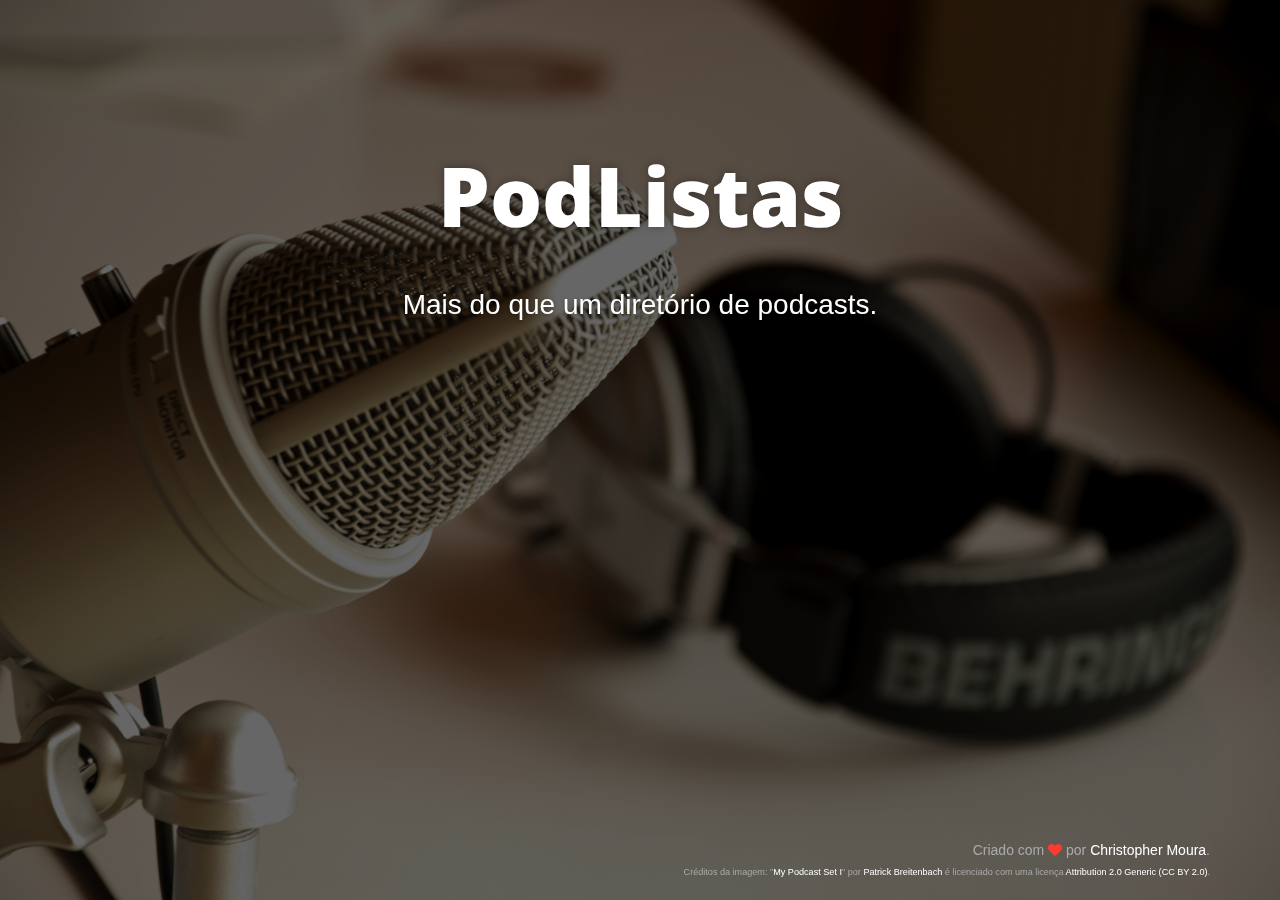
<file: index.html>
<!doctype html>
<html lang="pt-br">
  <head>
    <meta charset="utf-8" />
    <meta http-equiv="X-UA-Compatible" content="IE=edge,chrome=1" />
    <meta content='width=device-width, initial-scale=1.0, maximum-scale=1.0, user-scalable=0' name='viewport' />
    <meta name="viewport" content="width=device-width" />
    <meta name="robots" content="noindex, nofollow">
    <title>PodListas</title>
    <link href="css/bootstrap.css" rel="stylesheet" />
    <link href="css/coming-sssoon.css" rel="stylesheet" />
    <link href="http://netdna.bootstrapcdn.com/font-awesome/4.1.0/css/font-awesome.css" rel="stylesheet">
    <link href='https://fonts.googleapis.com/css?family=Open+Sans:400,800' rel='stylesheet' type='text/css'>
  </head>
  <body>
    <div class="main" style="background-image: url('images/default.jpg')">
      <div class="cover black" data-color="black"></div>
      <div class="container">
        <h1 class="logo">PodListas</h1>
        <div class="content">
          <h4 class="motto">Mais do que um diretório de podcasts.</h4>
        </div>
      </div>
      <div class="footer">
        <div class="container">
          <span>Criado com <i class="fa fa-heart heart"></i> por <a href="http://twitter.com/christopher78">Christopher Moura</a>.</span>
          <div>
            <span><small>Créditos da imagem: "<a href="https://www.flickr.com/photos/29205886@N08/2743534799/">My Podcast Set I</a>" por <a rel="nofollow" href="https://www.flickr.com/people/29205886@N08/">Patrick Breitenbach</a> é licenciado com uma licença <a rel="license" href="https://creativecommons.org/licenses/by/2.0/">Attribution 2.0 Generic (CC BY 2.0)</a>.</small></span>
          </div>
        </div>
      </div>
    </div>
  </body>
  <script src="js/jquery-1.10.2.js" type="text/javascript"></script>
  <script src="js/bootstrap.min.js" type="text/javascript"></script>
</html>
</file>
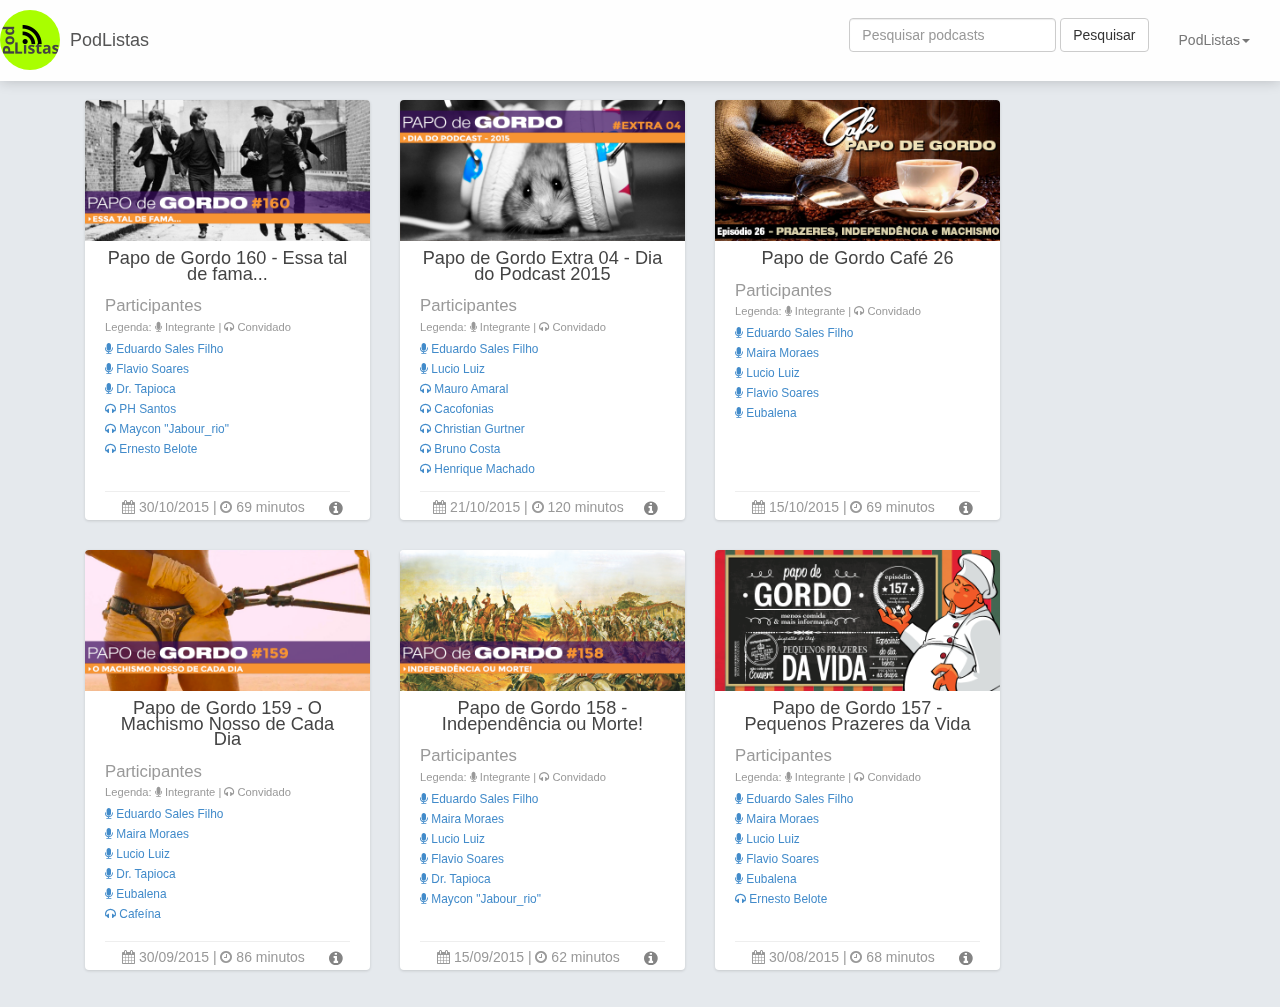
<file: papo-de-gordo_episodios.html>
<!DOCTYPE html>
<html>
    <head>
        <link rel='stylesheet' type="text/css" href="css/bootstrap.css">
        <link rel='stylesheet' type="text/css" href="css/rotating-card.css">
        <link rel='stylesheet' type="text/css" href="css/podlistas.css">
        <link rel='stylesheet' type="text/css" href="css/barra.css">
        <link href="https://maxcdn.bootstrapcdn.com/font-awesome/4.7.0/css/font-awesome.min.css" rel="stylesheet" integrity="sha384-wvfXpqpZZVQGK6TAh5PVlGOfQNHSoD2xbE+QkPxCAFlNEevoEH3Sl0sibVcOQVnN" crossorigin="anonymous">
        <meta content="width=device-width, initial-scale=1.0, maximum-scale=1.0, user-scalable=0" name="viewport">
        <meta name="robots" content="noindex, nofollow">
        <!--
        <base href="http://www.podlistas.com.br/">
        <base target="_blank" href="http://www.podlistas.com.br/">
        -->
        <base target="_blank">
        <title>PodListas - Papo de Gordo (Episódios)</title>
    </head>
    <body>
        <div class="container">
            <nav class="navbar navbar-default navbar-fixed-top">
                <div class="container-fluid">
                    <div class="navbar-header">

                        <button type="button" class="navbar-toggle collapsed" data-toggle="collapse" data-target="#bs-example-navbar-collapse-1" aria-expanded="false">
                        <span class="sr-only">Toggle navigation</span>
                        <span class="icon-bar"></span>
                        <span class="icon-bar"></span>
                        <span class="icon-bar"></span>
                        </button>
                        <a class="navbar-brand navbar-brand-logo" href="http://podlistas.com.br">
                            <div class="logo"><img src="images/podlistas_logo_small.png" alt=""></div>
                            <div class="brand">PodListas</div>
                        </a>
                    </div>
                    <div class="collapse navbar-collapse" id="bs-example-navbar-collapse-1">
                        <ul class="nav navbar-nav navbar-right">
                            <li class="dropdown">
                                <a href="#" class="dropdown-toggle" data-toggle="dropdown" role="button" aria-haspopup="true" aria-expanded="false">PodListas<span class="caret"></span></a>
                                <ul class="dropdown-menu">
                                    <li><a href="#">Podcasts</a></li>
                                    <li><a href="#">Podcasters</a></li>
                                    <li><a href="#">Ouvintes</a></li>
                                    <li role="separator" class="divider"></li>
                                    <li><a href="#">Como se cadastrar</a></li>
                                    <li role="separator" class="divider"></li>
                                    <li><a href="#">Sobre o PodListas</a></li>
                                </ul>
                            </li>
                        </ul>
                        <form class="navbar-form navbar-right" role="search">
                            <div class="form-group">
                                <input type="text" class="form-control" placeholder="Pesquisar podcasts">
                            </div>
                            <button type="submit" class="btn btn-default">Pesquisar</button>
                        </form>
                    </div><!-- /.navbar-collapse -->
                </div><!-- /.container-fluid -->
            </nav>
            <div class="row">
                <div class="col-md-10 col-sm-10 col-sm-offest-1">
                    <!-- Papo de Gordo 160 -->
                    <div class="col-sm-4 col-md-4">
                        <div class="card-container manual-flip">
                            <div class="card">
                                <div class="front">
                                    <div class="episode-cover">
                                        <img src="images/PdG160.png" alt="">
                                    </div>
                                    <div class="content">
                                        <div class="main">
                                            <h3 class="episode-name">Papo de Gordo 160 - Essa tal de fama...</h3>
                                            <h4 class="participantes">Participantes</h4>
                                            <small class="legenda">Legenda:&nbsp;<i class="fa fa-microphone"></i>&nbsp;Integrante&nbsp;&#124;&nbsp;<i class="fa fa-headphones"></i>&nbsp;Convidado</small>
                                            <ul class="lista-participantes">
                                                <li><a class="participante" href="http://twitter.com/eduardo_sales"><i class="fa fa-microphone"></i>&nbsp;Eduardo Sales Filho</a>
                                                <li><a class="participante" href="https://twitter.com/flaviofsoares"><i class="fa fa-microphone"></i>&nbsp;Flavio Soares</a>
                                                <li><a class="participante" href="https://twitter.com/drtapioca"><i class="fa fa-microphone"></i>&nbsp;Dr. Tapioca</a>
                                                <li><a class="participante" href="https://twitter.com/phsantos"><i class="fa fa-headphones"></i>&nbsp;PH Santos</a>
                                                <li><a class="participante" href="https://twitter.com/jabour_rio"><i class="fa fa-headphones"></i>&nbsp;Maycon "Jabour_rio"</a>
                                                <li><a class="participante" href="https://twitter.com/ebelote"><i class="fa fa-headphones"></i>&nbsp;Ernesto Belote</a>
                                            </ul>
                                        </div>
                                        <div class="footer-episode">
                                            <button class="btn-simple botao-flip" onclick="rotateCard(this)"><i class="fa fa-info-circle"></i> </button>
                                            <p class="profession"><i class="fa fa-calendar"></i>&nbsp;30/10/2015 | <i class="fa fa-clock-o"></i>&nbsp;69 minutos</p>
                                            <!--<p class="profession"><i class="fa fa-clock"></i>&nbsp;69 minutos</p>-->
                                        </div>
                                    </div>
                                </div><!-- end front panel -->
                                <div class="back">
                                    <div class="header">
                                        <div class="episode-name">Papo de Gordo 160 - Essa tal de fama...</div>
                                    </div>
                                    <div class="content">
                                        <div class="main-descricao">
                                            <p><small class="episodio-descricao">Vocês sabem o que torna alguém famoso? Eduardo Sales Filho, Flavio Soares e o Dr. Tapioca receberam os convidados PH Santos, Maycon mais conhecido como Jabour_rio e Ernesto Belote para bater um papo sobre o assunto e tentar entender de onde vem essa tal de fama.</small></p>
                                            <p><small class="episodio-descricao">No programa de hoje, entenda o conceito de fama relativa, saiba quem era o rei do tênis de mesa (ou ping-pong) e quem abandonou o caratê porque perdeu um exame, descubra qual a relação entre um estádio de futebol e a internet, aprenda com PH Santos qual a melhor maneira para falar com os famosos e conheça os três níveis da fama.</small></p>
                                            <p><small class="episodio-descricao">Fuja dos seus fãs e prepare-se para rir e se divertir porque o Podcast Papo de Gordo está começando!</small></p>
                                        </div>
                                        <div class="footer">
                                            <button class="btn-simple botao-flip" onclick="rotateCard(this)"><i class="fa fa-reply"></i> </button>
                                            <div class="social-links text-center">
                                                <a class="episodio-descricao" rel="nofollow" href="http://www.papodegordo.com.br/2015/10/30/podcast-papo-de-gordo-160-essa-tal-de-fama/"><i class="fa fa-globe fa-fw"></i>&nbsp;Acesse o episódio</a>
                                            </div>
                                        </div>
                                    </div>
                                </div><!-- end back panel -->
                            </div><!-- end card -->
                        </div><!-- end card-container -->
                    </div>
                    <!-- Papo de Gordo Extra 04 -->
                    <div class="col-sm-4 col-md-4">
                        <div class="card-container manual-flip">
                            <div class="card">
                                <div class="front">
                                    <div class="episode-cover">
                                        <img src="images/PdG_ESP04.png" alt="">
                                    </div>
                                    <div class="content">
                                        <div class="main">
                                            <h3 class="episode-name">Papo de Gordo Extra 04 - Dia do Podcast 2015</h3>
                                            <h4 class="participantes">Participantes</h4>
                                            <small class="legenda">Legenda:&nbsp;<i class="fa fa-microphone"></i>&nbsp;Integrante&nbsp;&#124;&nbsp;<i class="fa fa-headphones"></i>&nbsp;Convidado</small>
                                            <ul class="lista-participantes">
                                                <li><a class="participante" href="http://twitter.com/eduardo_sales"><i class="fa fa-microphone"></i>&nbsp;Eduardo Sales Filho</a>
                                                <li><a class="participante" href="https://twitter.com/lucioluiz"><i class="fa fa-microphone"></i>&nbsp;Lucio Luiz</a>
                                                <li><a class="participante" href="https://twitter.com/mauroamaral"><i class="fa fa-headphones"></i>&nbsp;Mauro Amaral</a>
                                                <li><a class="participante" href="https://twitter.com/cacofonias"><i class="fa fa-headphones"></i>&nbsp;Cacofonias</a>
                                                <li><a class="participante" href="https://twitter.com/ChrGurtner"><i class="fa fa-headphones"></i>&nbsp;Christian Gurtner</a>
                                                <li><a class="participante" href="https://twitter.com/zumbirosca"><i class="fa fa-headphones"></i>&nbsp;Bruno Costa</a>
                                                <li><a class="participante" href="https://twitter.com/hredsm"><i class="fa fa-headphones"></i>&nbsp;Henrique Machado</a>
                                            </ul>
                                        </div>
                                        <div class="footer-episode">
                                            <button class="btn-simple botao-flip" onclick="rotateCard(this)"><i class="fa fa-info-circle"></i> </button>
                                            <p class="profession"><i class="fa fa-calendar"></i>&nbsp;21/10/2015 | <i class="fa fa-clock-o"></i>&nbsp;120 minutos</p>
                                        </div>
                                    </div>
                                </div><!-- end front panel -->
                                <div class="back">
                                    <div class="header">
                                        <div class="episode-name">Papo de Gordo Extra 04 - Dia do Podcast 2015</div>
                                    </div>
                                    <div class="content">
                                        <div class="main-descricao">
                                            <p><small class="episodio-descricao">Sabiam que hoje é o Dia do Podcast? Essa data foi escolhida porque em 21 de outubro de 2004 o Danilo Medeiros lançou o Digital Minds, <a href="http://www.digitalminds.com.br/blog/posts/1366">o primeiro podcast do Brasil</a>. Para comemorar essa ocasião tão especial, Eduardo Sales Filho e Lucio Luiz receberam os colegas podcasters Mauro Amaral, Cacofonias, Christian Gurtner, Bruno Costa e Henrique Machado para conversar sobre como é produzir podcasts no Brasil.</small></p>
                                            <p><small class="episodio-descricao">Prepare-se para duas horas de um papo muito divertido e instrutivo sobre podcasts porque o <strong>Papo de Gordo Extra</strong> está começando!</small></p>
                                        </div>
                                        <div class="footer">
                                            <button class="btn-simple botao-flip" onclick="rotateCard(this)"><i class="fa fa-reply"></i> </button>
                                            <div class="social-links text-center">
                                                <a class="episodio-descricao" rel="nofollow" href="http://www.papodegordo.com.br/2015/10/21/podcast-papo-de-gordo-extra-04-dia-do-podcast-2015/"><i class="fa fa-globe fa-fw"></i>&nbsp;Acesse o episódio</a>
                                            </div>
                                        </div>
                                    </div>
                                </div><!-- end back panel -->
                            </div><!-- end card -->
                        </div><!-- end card-container -->
                    </div>
                    <!-- Papo de Gordo Café 26 -->
                    <div class="col-sm-4 col-md-4">
                        <div class="card-container manual-flip">
                            <div class="card">
                                <div class="front">
                                    <div class="episode-cover">
                                        <img src="images/Cafe_PdG_Episodio_026_banner.png" alt="">
                                    </div>
                                    <div class="content">
                                        <div class="main">
                                            <h3 class="episode-name">Papo de Gordo Café 26</h3>
                                            <h4 class="participantes">Participantes</h4>
                                            <small class="legenda">Legenda:&nbsp;<i class="fa fa-microphone"></i>&nbsp;Integrante&nbsp;&#124;&nbsp;<i class="fa fa-headphones"></i>&nbsp;Convidado</small>
                                            <ul class="lista-participantes">
                                                <li><a class="participante" href="http://twitter.com/eduardo_sales"><i class="fa fa-microphone"></i>&nbsp;Eduardo Sales Filho</a>
                                                <li><a class="participante" href="https://twitter.com/maira_moraes/"><i class="fa fa-microphone"></i>&nbsp;Maira Moraes</a>
                                                <li><a class="participante" href="https://twitter.com/lucioluiz"><i class="fa fa-microphone"></i>&nbsp;Lucio Luiz</a>
                                                <li><a class="participante" href="https://twitter.com/flaviofsoares"><i class="fa fa-microphone"></i>&nbsp;Flavio Soares</a>
                                                <li><a class="participante" href="https://twitter.com/realeuba"><i class="fa fa-microphone"></i>&nbsp;Eubalena</a>
                                            </ul>
                                        </div>
                                        <div class="footer-episode">
                                            <button class="btn-simple botao-flip" onclick="rotateCard(this)"><i class="fa fa-info-circle"></i> </button>
                                            <p class="profession"><i class="fa fa-calendar"></i>&nbsp;15/10/2015 | <i class="fa fa-clock-o"></i>&nbsp;69 minutos</p>
                                        </div>
                                    </div>
                                </div><!-- end front panel -->
                                <div class="back">
                                    <div class="header">
                                        <div class="episode-name">Papo de Gordo Café 26</div>
                                    </div>
                                    <div class="content">
                                        <div class="main-descricao">
                                            <p><small class="episodio-descricao">Eduardo Sales Filho, Maira Moraes, Lucio Luiz, Flavio Soares e Eubalena se juntaram para bater um papo e ler os e-mails e comentários dos últimos episódios do nosso podcast: <a rel="nofollow" href="http://www.papodegordo.com.br/2015/08/30/podcast-papo-de-gordo-157-pequenos-prazeres-da-vida/">Papo de Gordo 157 – Pequenos Prazeres da Vida</a>, <a rel="nofollow" href="http://www.papodegordo.com.br/2015/09/15/podcast-papo-de-gordo-158-independencia-ou-morte/">Papo de Gordo 158 – Independência ou Morte</a> e <a rel="nofollow" href="http://www.papodegordo.com.br/2015/09/30/podcast-papo-de-gordo-159-o-machismo-nosso-de-cada-dia/">Papo de Gordo 159 – O Machismo Nosso de Cada Dia</a>.</small></p>
                                            <p><small class="episodio-descricao">Pegue a sua caneca e venha tomar um café com a gente, pois o <strong>Papo de Gordo Café</strong> está começando!</small></p>
                                        </div>
                                        <div class="footer">
                                            <button class="btn-simple botao-flip" onclick="rotateCard(this)"><i class="fa fa-reply"></i> </button>
                                            <div class="social-links text-center">
                                                <a class="episodio-descricao" rel="nofollow" href="http://www.papodegordo.com.br/2015/10/15/podcast-papo-de-gordo-cafe-26/"><i class="fa fa-globe fa-fw"></i>&nbsp;Acesse o episódio</a>
                                            </div>
                                        </div>
                                    </div>
                                </div><!-- end back panel -->
                            </div><!-- end card -->
                        </div><!-- end card-container -->
                    </div>
                    <!-- Papo de Gordo 159 -->
                    <div class="col-sm-4 col-md-4">
                        <div class="card-container manual-flip">
                            <div class="card">
                                <div class="front">
                                    <div class="episode-cover">
                                        <img src="images/PdG159.png" alt="">
                                    </div>
                                    <div class="content">
                                        <div class="main">
                                            <h3 class="episode-name">Papo de Gordo 159 - O Machismo Nosso de Cada Dia</h3>
                                            <h4 class="participantes">Participantes</h4>
                                            <small class="legenda">Legenda:&nbsp;<i class="fa fa-microphone"></i>&nbsp;Integrante&nbsp;&#124;&nbsp;<i class="fa fa-headphones"></i>&nbsp;Convidado</small>
                                            <ul class="lista-participantes">
                                                <li><a class="participante" href="http://twitter.com/eduardo_sales"><i class="fa fa-microphone"></i>&nbsp;Eduardo Sales Filho</a>
                                                <li><a class="participante" href="https://twitter.com/maira_moraes/"><i class="fa fa-microphone"></i>&nbsp;Maira Moraes</a>
                                                <li><a class="participante" href="https://twitter.com/lucioluiz"><i class="fa fa-microphone"></i>&nbsp;Lucio Luiz</a>
                                                <li><a class="participante" href="https://twitter.com/drtapioca"><i class="fa fa-microphone"></i>&nbsp;Dr. Tapioca</a>
                                                <li><a class="participante" href="https://twitter.com/realeuba"><i class="fa fa-microphone"></i>&nbsp;Eubalena</a>
                                                <li><a class="participante" href="https://twitter.com/bebendo"><i class="fa fa-headphones"></i>&nbsp;Cafeína</a>
                                            </ul>
                                        </div>
                                        <div class="footer-episode">
                                            <button class="btn-simple botao-flip" onclick="rotateCard(this)"><i class="fa fa-info-circle"></i> </button>
                                            <p class="profession"><i class="fa fa-calendar"></i>&nbsp;30/09/2015 | <i class="fa fa-clock-o"></i>&nbsp;86 minutos</p>
                                        </div>
                                    </div>
                                </div><!-- end front panel -->
                                <div class="back">
                                    <div class="header">
                                        <div class="episode-name">Papo de Gordo 159 - O Machismo Nosso de Cada Dia</div>
                                    </div>
                                    <div class="content">
                                        <div class="main-descricao">
                                            <p><small class="episodio-descricao">Não é novidade pra ninguém que nós vivemos em uma sociedade machista, mas de que maneira isso impacta a forma como nos comportamos e nos relacionamos uns com os outros? Eduardo Sales Filho, Maira Moraes, Lucio Luiz, Dr. Tapioca e Eubalena receberam a convidada Cafeína, a diva do Pauta Livre News, para conversar sobre strongesse machismo nosso de cada dia.</small></p>
                                            <p><small class="episodio-descricao">No programa de hoje, tente sobreviver a abertura mais machista de todos os tempos; aprenda o que é manterrupting, bropriating, mansplaining e gaslighting; saiba como as mulheres também podem ser machistas; descubra qual a diferença entre machismo e gentileza; jamais chame uma mulher de pitiática; e tente ensinar o Dudu a strongusar uma máquina de lavar roupas!</small></p>
                                            <p><small class="episodio-descricao">Destrua os cintos de castidades e prepare-se para se divertir porque o <strong>Podcast Papo de Gordo</strong> está começando!</small></p>
                                        </div>
                                        <div class="footer">
                                            <button class="btn-simple botao-flip" onclick="rotateCard(this)"><i class="fa fa-reply"></i> </button>
                                            <div class="social-links text-center">
                                                <a class="episodio-descricao" rel="nofollow" href="http://www.papodegordo.com.br/2015/09/30/podcast-papo-de-gordo-159-o-machismo-nosso-de-cada-dia/"><i class="fa fa-globe fa-fw"></i>&nbsp;Acesse o episódio</a>
                                            </div>
                                        </div>
                                    </div>
                                </div><!-- end back panel -->
                            </div><!-- end card -->
                        </div><!-- end card-container -->
                    </div>
                    <!-- Papo de Gordo 158 -->
                    <div class="col-sm-4 col-md-4">
                        <div class="card-container manual-flip">
                            <div class="card">
                                <div class="front">
                                    <div class="episode-cover">
                                        <img src="images/PdG158.png" alt="">
                                    </div>
                                    <div class="content">
                                        <div class="main">
                                            <h3 class="episode-name">Papo de Gordo 158 - Independência ou Morte!</h3>
                                            <h4 class="participantes">Participantes</h4>
                                            <small class="legenda">Legenda:&nbsp;<i class="fa fa-microphone"></i>&nbsp;Integrante&nbsp;&#124;&nbsp;<i class="fa fa-headphones"></i>&nbsp;Convidado</small>
                                            <ul class="lista-participantes">
                                                <li><a class="participante" href="http://twitter.com/eduardo_sales"><i class="fa fa-microphone"></i>&nbsp;Eduardo Sales Filho</a>
                                                <li><a class="participante" href="https://twitter.com/maira_moraes/"><i class="fa fa-microphone"></i>&nbsp;Maira Moraes</a>
                                                <li><a class="participante" href="https://twitter.com/lucioluiz"><i class="fa fa-microphone"></i>&nbsp;Lucio Luiz</a>
                                                <li><a class="participante" href="https://twitter.com/flaviofsoares"><i class="fa fa-microphone"></i>&nbsp;Flavio Soares</a>
                                                <li><a class="participante" href="https://twitter.com/drtapioca"><i class="fa fa-microphone"></i>&nbsp;Dr. Tapioca</a>
                                                <li><a class="participante" href="https://twitter.com/jabour_rio"><i class="fa fa-microphone"></i>&nbsp;Maycon "Jabour_rio"</a>
                                            </ul>
                                        </div>
                                        <div class="footer-episode">
                                            <button class="btn-simple botao-flip" onclick="rotateCard(this)"><i class="fa fa-info-circle"></i> </button>
                                            <p class="profession"><i class="fa fa-calendar"></i>&nbsp;15/09/2015 | <i class="fa fa-clock-o"></i>&nbsp;62 minutos</p>
                                        </div>
                                    </div>
                                </div><!-- end front panel -->
                                <div class="back">
                                    <div class="header">
                                        <div class="episode-name">Papo de Gordo 158 - Independência ou Morte!</div>
                                    </div>
                                    <div class="content">
                                        <div class="main-descricao">
                                            <p><small class="episodio-descricao">Estamos em setembro, o mês da independência do Brasil, nas será que somos realmente independentes de alguma coisa? Eduardo Sales Filho, Maira Moraes, Lucio Luiz, Flavio Soares e Dr. Tapioca receberam o convidado Maycon, mais conhecido como Jabour_rio, para conversar sobre como esse papo de independência é altamente subjetivo.</small></p>
                                            <p><small class="episodio-descricao">No programa de hoje, saiba quem é completamente independente da moda, conheça a verdadeira história da independência do Brasil, descubra qual é a idade certa para expulsar os filhos de casa e forçá-los a se tornarem independentes, aprenda o que significa independência financeira e prepare-se para mais um típico convidado especialista do PdG, aquele que não entende nada sobre o assunto!</small></p>
                                            <p><small class="episodio-descricao">Pegue uma espada e prepare seu grito do Ipiranga porque o <strong>Podcast Papo de Gordo</strong> está começando!</small></p>
                                        </div>
                                        <div class="footer">
                                            <button class="btn-simple botao-flip" onclick="rotateCard(this)"><i class="fa fa-reply"></i> </button>
                                            <div class="social-links text-center">
                                                <a class="episodio-descricao" rel="nofollow" href="http://www.papodegordo.com.br/2015/09/15/podcast-papo-de-gordo-158-independencia-ou-morte/"><i class="fa fa-globe fa-fw"></i>&nbsp;Acesse o episódio</a>
                                            </div>
                                        </div>
                                    </div>
                                </div><!-- end back panel -->
                            </div><!-- end card -->
                        </div><!-- end card-container -->
                    </div>
                    <!-- Papo de Gordo 157 -->
                    <div class="col-sm-4 col-md-4">
                        <div class="card-container manual-flip">
                            <div class="card">
                                <div class="front">
                                    <div class="episode-cover">
                                        <img src="images/PdG157.png" alt="">
                                    </div>
                                    <div class="content">
                                        <div class="main">
                                            <h3 class="episode-name">Papo de Gordo 157 - Pequenos Prazeres da Vida</h3>
                                            <h4 class="participantes">Participantes</h4>
                                            <small class="legenda">Legenda:&nbsp;<i class="fa fa-microphone"></i>&nbsp;Integrante&nbsp;&#124;&nbsp;<i class="fa fa-headphones"></i>&nbsp;Convidado</small>
                                            <ul class="lista-participantes">
                                                <li><a class="participante" href="http://twitter.com/eduardo_sales"><i class="fa fa-microphone"></i>&nbsp;Eduardo Sales Filho</a>
                                                <li><a class="participante" href="https://twitter.com/maira_moraes/"><i class="fa fa-microphone"></i>&nbsp;Maira Moraes</a>
                                                <li><a class="participante" href="https://twitter.com/lucioluiz"><i class="fa fa-microphone"></i>&nbsp;Lucio Luiz</a>
                                                <li><a class="participante" href="https://twitter.com/flaviofsoares"><i class="fa fa-microphone"></i>&nbsp;Flavio Soares</a>
                                                <li><a class="participante" href="https://twitter.com/realeuba"><i class="fa fa-microphone"></i>&nbsp;Eubalena</a>
                                                <li><a class="participante" href="https://twitter.com/ebelote"><i class="fa fa-headphones"></i>&nbsp;Ernesto Belote</a>
                                            </ul>
                                        </div>
                                        <div class="footer-episode">
                                            <button class="btn-simple botao-flip" onclick="rotateCard(this)"><i class="fa fa-info-circle"></i> </button>
                                            <p class="profession"><i class="fa fa-calendar"></i>&nbsp;30/08/2015 | <i class="fa fa-clock-o"></i>&nbsp;68 minutos</p>
                                        </div>
                                    </div>
                                </div><!-- end front panel -->
                                <div class="back">
                                    <div class="header">
                                        <div class="episode-name">Papo de Gordo 157 - Pequenos Prazeres da Vida</div>
                                    </div>
                                    <div class="content">
                                        <div class="main-descricao">
                                            <p><small class="episodio-descricao">Sabe aquelas coisinhas bobas que todo mundo faz no dia a dia mas que você acha particularmente prazeroso? Eduardo Sales Filho, Maira Moraes, Lucio Luiz, Flavio Soares e Eubalena receberam o convidado Ernesto Belote para bater um papo sobre os pequenos prazeres da vida.</small></p>
                                            <p><small class="episodio-descricao">No programa de hoje, saiba quem adora coçar o ouvido com a tampa de canetas Bic, aprenda como soltar um pum numa reunião e sair impune, surpreenda-se com a cultura de bactérias que Dudu carrega no bolso, descubra quem cheira todo livro que vê pela frente, entenda como estourar plástico bolha like a boss e tente não julgar os prazeres escatológicos dos outros.</small></p>
                                            <p><small class="episodio-descricao">Pegue seus lenços de pano e prepare-se para rir e se divertir porque o <strong>Podcast Papo de Gordo</strong> está começando!</small></p>
                                        </div>
                                        <div class="footer">
                                            <button class="btn-simple botao-flip" onclick="rotateCard(this)"><i class="fa fa-reply"></i> </button>
                                            <div class="social-links text-center">
                                                <a class="episodio-descricao" rel="nofollow" href="http://www.papodegordo.com.br/2015/08/30/podcast-papo-de-gordo-157-pequenos-prazeres-da-vida/"><i class="fa fa-globe fa-fw"></i>&nbsp;Acesse o episódio</a>
                                            </div>
                                        </div>
                                    </div>
                                </div><!-- end back panel -->
                            </div><!-- end card -->
                        </div><!-- end card-container -->
                    </div>
                </div>
            </div>
        </div>
        <script src="js/jquery-1.10.2.js" type="text/javascript"></script>
        <script src="js/bootstrap.min.js" type="text/javascript"></script>
        <script src="js/flip.js" type="text/javascript"></script>
    </body>
</html>
</file>
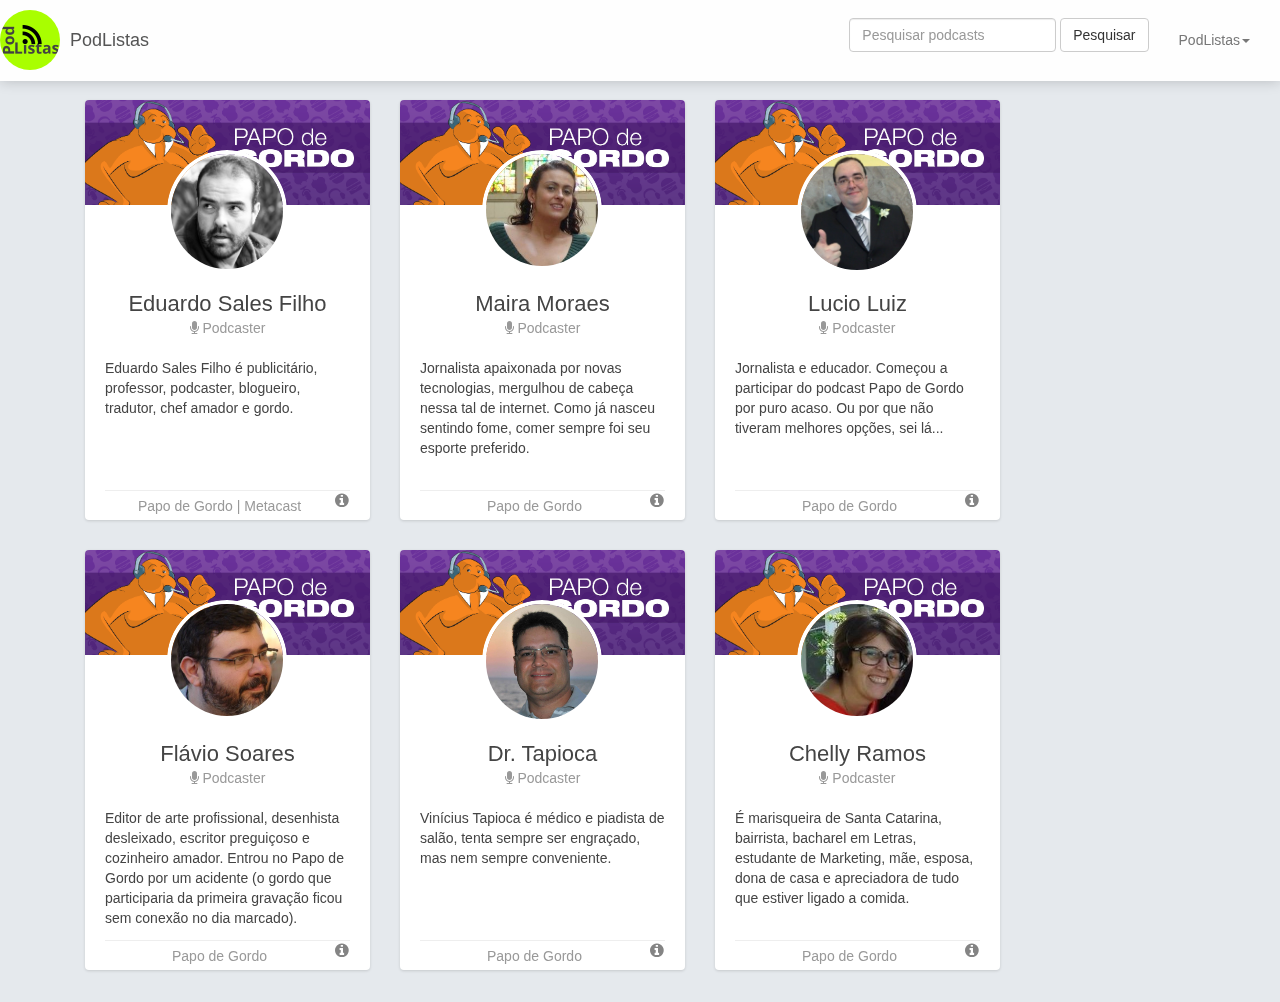
<file: papo-de-gordo_equipe.html>
<!DOCTYPE html>
<html>
    <head>
        <link rel='stylesheet' type="text/css" href="css/bootstrap.css">
        <link rel='stylesheet' type="text/css" href="css/rotating-card.css">
        <link rel='stylesheet' type="text/css" href="css/podlistas.css">
        <link rel='stylesheet' type="text/css" href="css/barra.css">
        <link href="https://maxcdn.bootstrapcdn.com/font-awesome/4.7.0/css/font-awesome.min.css" rel="stylesheet" integrity="sha384-wvfXpqpZZVQGK6TAh5PVlGOfQNHSoD2xbE+QkPxCAFlNEevoEH3Sl0sibVcOQVnN" crossorigin="anonymous">
        <meta content="width=device-width, initial-scale=1.0, maximum-scale=1.0, user-scalable=0" name="viewport">
        <meta name="robots" content="noindex, nofollow">
        <!--
        <base href="http://www.podlistas.com.br/">
        <base target="_blank" href="http://www.podlistas.com.br/">
        -->
        <base target="_blank">
        <title>PodListas</title>
    </head>
    <body>
        <div class="container">
            <nav class="navbar navbar-default navbar-fixed-top">
                <div class="container-fluid">
                    <div class="navbar-header">

                        <button type="button" class="navbar-toggle collapsed" data-toggle="collapse" data-target="#bs-example-navbar-collapse-1" aria-expanded="false">
                        <span class="sr-only">Toggle navigation</span>
                        <span class="icon-bar"></span>
                        <span class="icon-bar"></span>
                        <span class="icon-bar"></span>
                        </button>
                        <a class="navbar-brand navbar-brand-logo" href="http://podlistas.com.br">
                            <div class="logo"><img src="images/podlistas_logo_small.png" alt=""></div>
                            <div class="brand">PodListas</div>
                        </a>
                    </div>
                    <div class="collapse navbar-collapse" id="bs-example-navbar-collapse-1">
                        <ul class="nav navbar-nav navbar-right">
                            <li class="dropdown">
                                <a href="#" class="dropdown-toggle" data-toggle="dropdown" role="button" aria-haspopup="true" aria-expanded="false">PodListas<span class="caret"></span></a>
                                <ul class="dropdown-menu">
                                    <li><a href="#">Podcasts</a></li>
                                    <li><a href="#">Podcasters</a></li>
                                    <li><a href="#">Ouvintes</a></li>
                                    <li role="separator" class="divider"></li>
                                    <li><a href="#">Como se cadastrar</a></li>
                                    <li role="separator" class="divider"></li>
                                    <li><a href="#">Sobre o PodListas</a></li>
                                </ul>
                            </li>
                        </ul>
                        <form class="navbar-form navbar-right" role="search">
                            <div class="form-group">
                                <input type="text" class="form-control" placeholder="Pesquisar podcasts">
                            </div>
                            <button type="submit" class="btn btn-default">Pesquisar</button>
                        </form>
                    </div><!-- /.navbar-collapse -->
                </div><!-- /.container-fluid -->
            </nav>
            <div class="row">
                <div class="col-md-10 col-sm-10 col-sm-offest-1">
                    <!-- Dudu Sales -->
                    <div class="col-sm-4 col-md-4">
                        <div class="card-container manual-flip">
                            <div class="card">
                                <div class="front">
                                    <div class="cover">
                                        <img src="images/papodegordo_capa.png" alt="">
                                    </div>
                                    <div class="user">
                                        <img class="img-circle" src="images/papodegordo_profile_dudu-sales.jpg" alt="">
                                    </div>
                                    <div class="content">
                                        <div class="main">
                                            <h3 class="name">Eduardo Sales Filho</h3>
                                            <p class="profession"><i class="fa fa-microphone"></i>&nbsp;Podcaster</p>
                                            <p>Eduardo Sales Filho é publicitário, professor, podcaster, blogueiro, tradutor, chef amador e gordo.</p>
                                            <!-- <h5><i class="fa fa-map-marker fa-fw text-muted"></i> São Paulo, SP</h5> -->
                                            <!-- <h5><i class="fa fa-building-o fa-fw text-muted"></i> Virtual Net Marketing Digital </h5> -->
                                            <!-- <h5><i class="fa fa-calendar-o fa-fw text-muted"></i> 08 de Abril de 1976</h5> -->
                                        </div>
                                        <div class="footer">
                                            <span>Papo de Gordo | Metacast</span>
                                            <button class="btn-simple botao-flip" onclick="rotateCard(this)"><i class="fa fa-info-circle"></i> </button>
                                        </div>
                                    </div>
                                </div><!-- end front panel -->
                                <div class="back">
                                    <div class="header">
                                        <div class="name">Dudu Sales</div>
                                    </div>
                                    <div class="content">
                                        <div class="main">
                                            <h4>Podcasts</h4>
                                            <ul class="lista-podcasts">
                                                <li class="podcast"><a rel="nofollow" href="http://www.papodegordo.com.br/"><i class="fa fa-globe fa-fw"></i>&nbsp;Papo de Gordo</a></li>
                                                <li class="podcast"><a rel="nofollow" href="http://metacast.info/"><i class="fa fa-globe fa-fw"></i>&nbsp;Metacast</a></li>
                                                <li class="podcast"><a rel="nofollow" href="http://virtualnet.com.br/#!/podcast"><i class="fa fa-globe fa-fw"></i>&nbsp;VirtualNet Podcast</a></li>
                                            </ul>
                                            <h4 class="episodios">Últimos episódios</h4>
                                            <small class="legenda">Legenda:&nbsp;<i class="fa fa-microphone"></i>&nbsp;Integrante&nbsp;&#124;&nbsp;<i class="fa fa-headphones"></i>&nbsp;Convidado</small>
                                            <ul class="lista-episodios">
                                                <li><small class="pubdate">30/10/2015</small></li>
                                                <li><a class="episodio" rel="nofollow" href="http://www.papodegordo.com.br/2015/10/30/podcast-papo-de-gordo-160-essa-tal-de-fama/"><i class="fa fa-microphone"></i>&nbsp;Papo de Gordo 160 - Essa tal de fama...</a></li>
                                                <li><small class="pubdate">21/10/2015</small></li>
                                                <li><a class="episodio" rel="nofollow" href="http://www.papodegordo.com.br/2015/10/21/podcast-papo-de-gordo-extra-04-dia-do-podcast-2015/"><i class="fa fa-microphone"></i>&nbsp;Papo de Gordo Extra 04 - Dia do Podcast 2015</a></li>
                                                <li><small class="pubdate">15/10/2015</small></li>
                                                <li><a class="episodio" rel="nofollow" href="http://www.papodegordo.com.br/2015/10/15/podcast-papo-de-gordo-cafe-26/"><i class="fa fa-microphone"></i>&nbsp;Papo de Gordo Café 26</a></li>
                                            </ul>
                                            <small class="outros-podcasts"><a href="#">Outros podcasts</a></small>
                                        </div>
                                        <div class="footer">
                                            <button class="btn-simple botao-flip" onclick="rotateCard(this)"><i class="fa fa-reply"></i> </button>
                                            <div class="social-links text-center">
                                                <a class="facebook" href="http://www.facebook.com/eduardosales"><i class="fa fa-facebook fa-fw"></i></a>
                                                <a class="google" href="https://plus.google.com/u/0/112552092142216483691/"><i class="fa fa-google-plus fa-fw"></i></a>
                                                <a class="twitter" href="https://twitter.com/eduardo_sales"><i class="fa fa-twitter fa-fw"></i></a>
                                            </div>
                                        </div>
                                    </div>
                                </div><!-- end back panel -->
                            </div><!-- end card -->
                        </div><!-- end card-container -->
                    </div>
                    <!-- Maira Moraes -->
                    <div class="col-sm-4 col-md-4">
                        <div class="card-container manual-flip">
                            <div class="card">
                                <div class="front">
                                    <div class="cover">
                                        <img src="images/papodegordo_capa.png" alt="">
                                    </div>
                                    <div class="user">
                                        <img class="img-circle" src="images/papodegordo_profile_maira-moraes_02.jpg" alt="">
                                    </div>
                                    <div class="content">
                                        <div class="main">
                                            <h3 class="name">Maira Moraes</h3>
                                            <p class="profession"><i class="fa fa-microphone"></i>&nbsp;Podcaster</p>
                                            <p>Jornalista apaixonada por novas tecnologias, mergulhou de cabeça nessa tal de internet. Como já nasceu sentindo fome, comer sempre foi seu esporte preferido.</p>
                                        </div>
                                        <div class="footer">
                                            <span>Papo de Gordo</span>
                                            <button class="btn-simple botao-flip" onclick="rotateCard(this)"><i class="fa fa-info-circle"></i> </button>
                                        </div>
                                    </div>
                                </div><!-- end front panel -->
                                <div class="back">
                                    <div class="header">
                                        <div class="name">Maira Moraes</div>
                                    </div>
                                    <div class="content">
                                        <div class="main">
                                            <h4>Podcasts</h4>
                                            <ul class="lista-podcasts">
                                                <li class="podcast"><a rel="nofollow" href="http://www.papodegordo.com.br/">&nbsp;Papo de Gordo</a></li>
                                            </ul>
                                            <h4 class="episodios">Últimos episódios</h4>
                                            <small class="legenda">Legenda:&nbsp;<i class="fa fa-microphone"></i>&nbsp;Integrante&nbsp;&#124;&nbsp;<i class="fa fa-headphones"></i>&nbsp;Convidado</small>
                                            <ul class="lista-episodios">
                                                <li><small class="pubdate">15/10/2015</small></li>
                                                <li><a class="episodio" rel="nofollow" href="http://www.papodegordo.com.br/2015/10/15/podcast-papo-de-gordo-cafe-26/"><i class="fa fa-microphone"></i>&nbsp;Papo de Gordo Café 26</a></li>
                                                <li><small class="pubdate">30/09/2015</small></li>
                                                <li><a class="episodio" rel="nofollow" href="http://www.papodegordo.com.br/2015/09/30/podcast-papo-de-gordo-159-o-machismo-nosso-de-cada-dia/"><i class="fa fa-microphone"></i>&nbsp;Papo de Gordo 159 - O Machismo Nosso de Cada Dia</a></li>
                                                <li><small class="pubdate">15/09/2015</small></li>
                                                <li><a class="episodio" rel="nofollow" href="http://www.papodegordo.com.br/2015/09/15/podcast-papo-de-gordo-158-independencia-ou-morte/"><i class="fa fa-microphone"></i>&nbsp;Papo de Gordo 158 - Independência ou Morte!</a></li>
                                            </ul>
                                            <small class="outros-podcasts"><a href="#">Outros podcasts</a></small>
                                        </div>
                                        <div class="footer">
                                            <button class="btn-simple botao-flip" onclick="rotateCard(this)"><i class="fa fa-reply"></i> </button>
                                            <div class="social-links text-center">
                                                <a class="facebook" href="http://www.facebook.com/mairamoraespdg"><i class="fa fa-facebook fa-fw"></i></a>
                                                <a class="google" href="https://plus.google.com/u/0/115735325397495722524/"><i class="fa fa-google-plus fa-fw"></i></a>
                                                <a class="twitter" href="https://twitter.com/maira_moraes"><i class="fa fa-twitter fa-fw"></i></a>
                                            </div>
                                        </div>
                                    </div>
                                </div><!-- end back panel -->
                            </div><!-- end card -->
                        </div><!-- end card-container -->
                    </div>
                    <!-- Lucio Luiz -->
                    <div class="col-sm-4 col-md-4">
                        <div class="card-container manual-flip">
                            <div class="card">
                                <div class="front">
                                    <div class="cover">
                                        <img src="images/papodegordo_capa.png" alt="">
                                    </div>
                                    <div class="user">
                                        <img class="img-circle" src="images/papodegordo_profile_lucio-luiz.jpg" alt="">
                                    </div>
                                    <div class="content">
                                        <div class="main">
                                            <h3 class="name">Lucio Luiz</h3>
                                            <p class="profession"><i class="fa fa-microphone"></i>&nbsp;Podcaster</p>
                                            <p>Jornalista e educador. Começou a participar do podcast Papo de Gordo por puro acaso. Ou por que não tiveram melhores opções, sei lá...</p>
                                        </div>
                                        <div class="footer">
                                            <span>Papo de Gordo</span>
                                            <button class="btn-simple botao-flip" onclick="rotateCard(this)"><i class="fa fa-info-circle"></i> </button>
                                        </div>
                                    </div>
                                </div><!-- end front panel -->
                                <div class="back">
                                    <div class="header">
                                        <div class="name">Lucio Luiz</div>
                                    </div>
                                    <div class="content">
                                        <div class="main">
                                            <h4>Podcasts</h4>
                                            <ul class="lista-podcasts">
                                                <li class="podcast"><a rel="nofollow" href="http://www.papodegordo.com.br/">&nbsp;Papo de Gordo</a></li>
                                            </ul>
                                            <h4 class="episodios">Últimos episódios</h4>

                                            <small class="legenda">Legenda:&nbsp;<i class="fa fa-microphone"></i>&nbsp;Integrante&nbsp;&#124;&nbsp;<i class="fa fa-headphones"></i>&nbsp;Convidado</small>
                                            <ul class="lista-episodios">
                                                <li><small class="pubdate">21/10/2015</small></li>
                                                <li><a class="episodio" rel="nofollow" href="http://www.papodegordo.com.br/2015/10/21/podcast-papo-de-gordo-extra-04-dia-do-podcast-2015/"><i class="fa fa-microphone"></i>&nbsp;Papo de Gordo Extra 04 - Dia do Podcast 2015</a></li>
                                                <li><small class="pubdate">15/10/2015</small></li>
                                                <li><a class="episodio" rel="nofollow" href="http://www.papodegordo.com.br/2015/10/15/podcast-papo-de-gordo-cafe-26/"><i class="fa fa-microphone"></i>&nbsp;Papo de Gordo Café 26</a></li>
                                                <li><small class="pubdate">30/09/2015</small></li>
                                                <li><a class="episodio" rel="nofollow" href="http://www.papodegordo.com.br/2015/09/30/podcast-papo-de-gordo-159-o-machismo-nosso-de-cada-dia/"><i class="fa fa-microphone"></i>&nbsp;Papo de Gordo 159 - O Machismo Nosso de Cada Dia</a></li>
                                            </ul>
                                            <small class="outros-podcasts"><a href="#">Outros podcasts</a></small>
                                        </div>
                                        <div class="footer">
                                            <button class="btn-simple botao-flip" onclick="rotateCard(this)"><i class="fa fa-reply"></i> </button>
                                            <div class="social-links text-center">
                                                <a class="facebook" href="http://www.facebook.com/lucioluiz"><i class="fa fa-facebook fa-fw"></i></a>
                                                <a class="google" href="https://plus.google.com/u/0/118441895027019519188/"><i class="fa fa-google-plus fa-fw"></i></a>
                                                <a class="twitter" href="https://twitter.com/lucioluiz"><i class="fa fa-twitter fa-fw"></i></a>
                                            </div>
                                        </div>
                                    </div>
                                </div><!-- end back panel -->
                            </div><!-- end card -->
                        </div><!-- end card-container -->
                    </div>
                    <!-- Flavio Soares -->
                    <div class="col-sm-4 col-md-4">
                        <div class="card-container manual-flip">
                            <div class="card">
                                <div class="front">
                                    <div class="cover">
                                        <img src="images/papodegordo_capa.png" alt="">
                                    </div>
                                    <div class="user">
                                        <img class="img-circle" src="images/papodegordo_profile_flavio-soares.jpg" alt="">
                                    </div>
                                    <div class="content">
                                        <div class="main">
                                            <h3 class="name">Flávio Soares</h3>
                                            <p class="profession"><i class="fa fa-microphone"></i>&nbsp;Podcaster</p>
                                            <p>Editor de arte profissional, desenhista desleixado, escritor preguiçoso e cozinheiro amador. Entrou no Papo de Gordo por um acidente (o gordo que participaria da primeira gravação ficou sem conexão no dia marcado).</p>
                                        </div>
                                        <div class="footer">
                                            <span>Papo de Gordo</span>
                                            <button class="btn-simple botao-flip" onclick="rotateCard(this)"><i class="fa fa-info-circle"></i> </button>
                                        </div>
                                    </div>
                                </div><!-- end front panel -->
                                <div class="back">
                                    <div class="header">
                                        <div class="name">Flávio Soares</div>
                                    </div>
                                    <div class="content">
                                        <div class="main">
                                            <h4>Podcasts</h4>
                                            <ul class="lista-podcasts">
                                                <li class="podcast"><a rel="nofollow" href="http://www.papodegordo.com.br/">&nbsp;Papo de Gordo</a></li>
                                            </ul>
                                            <h4 class="episodios">Últimos episódios</h4>
                                            <small class="legenda">Legenda:&nbsp;<i class="fa fa-microphone"></i>&nbsp;Integrante&nbsp;&#124;&nbsp;<i class="fa fa-headphones"></i>&nbsp;Convidado</small>
                                            <ul class="lista-episodios">
                                                <li><small class="pubdate">30/10/2015</small></li>
                                                <li><a class="episodio" rel="nofollow" href="http://www.papodegordo.com.br/2015/10/30/podcast-papo-de-gordo-160-essa-tal-de-fama/"><i class="fa fa-microphone"></i>&nbsp;Papo de Gordo 160 - Essa tal de fama...</a></li>
                                                <li><small class="pubdate">15/10/2015</small></li>
                                                <li><a class="episodio" rel="nofollow" href="http://www.papodegordo.com.br/2015/10/15/podcast-papo-de-gordo-cafe-26/"><i class="fa fa-microphone"></i>&nbsp;Papo de Gordo Café 26</a></li>
                                                <li><small class="pubdate">15/09/2015</small></li>
                                                <li><a class="episodio" rel="nofollow" href="http://www.papodegordo.com.br/2015/09/15/podcast-papo-de-gordo-158-independencia-ou-morte/"><i class="fa fa-microphone"></i>&nbsp;Papo de Gordo 158 - Independência ou Morte!</a></li>
                                            </ul>
                                            <small class="outros-podcasts"><a href="#">Outros podcasts</a></small>
                                        </div>
                                        <div class="footer">
                                            <button class="btn-simple botao-flip" onclick="rotateCard(this)"><i class="fa fa-reply"></i> </button>
                                            <div class="social-links text-center">
                                                <a class="facebook" href="http://www.facebook.com/flavio.soarez"><i class="fa fa-facebook fa-fw"></i></a>
                                                <a class="google" href="https://plus.google.com/u/0/102474147468612572999/"><i class="fa fa-google-plus fa-fw"></i></a>
                                                <a class="twitter" href="https://twitter.com/FlavioFSoares"><i class="fa fa-twitter fa-fw"></i></a>
                                            </div>
                                        </div>
                                    </div>
                                </div><!-- end back panel -->
                            </div><!-- end card -->
                        </div><!-- end card-container -->
                    </div>
                    <!-- Dr. Tapioca -->
                    <div class="col-sm-4 col-md-4">
                        <div class="card-container manual-flip">
                            <div class="card">
                                <div class="front">
                                    <div class="cover">
                                        <img src="images/papodegordo_capa.png" alt="">
                                    </div>
                                    <div class="user">
                                        <img class="img-circle" src="images/papodegordo_profile_vinicius-tapioca.jpg" alt="">
                                    </div>
                                    <div class="content">
                                        <div class="main">
                                            <h3 class="name">Dr. Tapioca</h3>
                                            <p class="profession"><i class="fa fa-microphone"></i>&nbsp;Podcaster</p>
                                            <p>Vinícius Tapioca é médico e piadista de salão, tenta sempre ser engraçado, mas nem sempre conveniente.</p>
                                        </div>
                                        <div class="footer">
                                            <span>Papo de Gordo</span>
                                            <button class="btn-simple botao-flip" onclick="rotateCard(this)"><i class="fa fa-info-circle"></i> </button>
                                        </div>
                                    </div>
                                </div><!-- end front panel -->
                                <div class="back">
                                    <div class="header">
                                        <div class="name">Dr. Tapioca</div>
                                    </div>
                                    <div class="content">
                                        <div class="main">
                                            <h4>Podcasts</h4>
                                            <ul class="lista-podcasts">
                                                <li class="podcast"><a rel="nofollow" href="http://www.papodegordo.com.br/">&nbsp;Papo de Gordo</a></li>
                                            </ul>
                                            <h4 class="episodios">Últimos episódios</h4>
                                            <small class="legenda">Legenda:&nbsp;<i class="fa fa-microphone"></i>&nbsp;Integrante&nbsp;&#124;&nbsp;<i class="fa fa-headphones"></i>&nbsp;Convidado</small>
                                            <ul class="lista-episodios">
                                                <li><small class="pubdate">30/10/2015</small></li>
                                                <li><a class="episodio" rel="nofollow" href="http://www.papodegordo.com.br/2015/10/30/podcast-papo-de-gordo-160-essa-tal-de-fama/"><i class="fa fa-microphone"></i>&nbsp;Papo de Gordo 160 - Essa tal de fama...</a></li>
                                                <li><small class="pubdate">30/09/2015</small></li>
                                                <li><a class="episodio" rel="nofollow" href="http://www.papodegordo.com.br/2015/09/30/podcast-papo-de-gordo-159-o-machismo-nosso-de-cada-dia/"><i class="fa fa-microphone"></i>&nbsp;Papo de Gordo 159 - O Machismo Nosso de Cada Dia</a></li>
                                                <li><small class="pubdate">15/09/2015</small></li>
                                                <li><a class="episodio" rel="nofollow" href="http://www.papodegordo.com.br/2015/09/15/podcast-papo-de-gordo-158-independencia-ou-morte/"><i class="fa fa-microphone"></i>&nbsp;Papo de Gordo 158 - Independência ou Morte!</a></li>
                                            </ul>
                                            <small class="outros-podcasts"><a href="#">Outros podcasts</a></small>
                                        </div>
                                        <div class="footer">
                                            <button class="btn-simple botao-flip" onclick="rotateCard(this)"><i class="fa fa-reply"></i> </button>
                                            <div class="social-links text-center">
                                                <a class="facebook" href="http://www.facebook.com/vinicius.tapioca"><i class="fa fa-facebook fa-fw"></i></a>
                                                <a class="google" href="https://plus.google.com/u/0/113309957268967481579/"><i class="fa fa-google-plus fa-fw"></i></a>
                                                <a class="twitter" href="https://twitter.com/DrTapioca"><i class="fa fa-twitter fa-fw"></i></a>
                                            </div>
                                        </div>
                                    </div>
                                </div><!-- end back panel -->
                            </div><!-- end card -->
                        </div><!-- end card-container -->
                    </div>
                    <!-- Eubalena -->
                    <div class="col-sm-4 col-md-4">
                        <div class="card-container manual-flip">
                            <div class="card">
                                <div class="front">
                                    <div class="cover">
                                        <img src="images/papodegordo_capa.png" alt="">
                                    </div>
                                    <div class="user">
                                        <img class="img-circle" src="images/papodegordo_profile_eubalena.jpg" alt="">
                                    </div>
                                    <div class="content">
                                        <div class="main">
                                            <h3 class="name">Chelly Ramos</h3>
                                            <p class="profession"><i class="fa fa-microphone"></i>&nbsp;Podcaster</p>
                                            <p>É marisqueira de Santa Catarina, bairrista, bacharel em Letras, estudante de Marketing, mãe, esposa, dona de casa e apreciadora de tudo que estiver ligado a comida.</p>
                                        </div>
                                        <div class="footer">
                                            <span>Papo de Gordo</span>
                                            <button class="btn-simple botao-flip" onclick="rotateCard(this)"><i class="fa fa-info-circle"></i> </button>
                                        </div>
                                    </div>
                                </div><!-- end front panel -->
                                <div class="back">
                                    <div class="header">
                                        <div class="name">Eubalena</div>
                                    </div>
                                    <div class="content">
                                        <div class="main">
                                            <h4>Podcasts</h4>
                                            <ul class="lista-podcasts">
                                                <li class="podcast"><a rel="nofollow" href="http://www.papodegordo.com.br/">&nbsp;Papo de Gordo</a></li>
                                            </ul>
                                            <h4 class="episodios">Últimos episódios</h4>
                                            <small class="legenda">Legenda:&nbsp;<i class="fa fa-microphone"></i>&nbsp;Integrante&nbsp;&#124;&nbsp;<i class="fa fa-headphones"></i>&nbsp;Convidado</small>
                                            <ul class="lista-episodios">
                                                <li><small class="pubdate">15/10/2015</small></li>
                                                <li><a class="episodio" rel="nofollow" href="http://www.papodegordo.com.br/2015/10/15/podcast-papo-de-gordo-cafe-26/"><i class="fa fa-microphone"></i>&nbsp;Papo de Gordo Café 26</a></li>
                                                <li><small class="pubdate">30/09/2015</small></li>
                                                <li><a class="episodio" rel="nofollow" href="http://www.papodegordo.com.br/2015/09/30/podcast-papo-de-gordo-159-o-machismo-nosso-de-cada-dia/"><i class="fa fa-microphone"></i>&nbsp;Papo de Gordo 159 - O Machismo Nosso de Cada Dia</a></li>
                                                <li><small class="pubdate">30/08/2015</small></li>
                                                <li><a class="episodio" rel="nofollow" href="http://www.papodegordo.com.br/2015/08/30/podcast-papo-de-gordo-157-pequenos-prazeres-da-vida/"><i class="fa fa-microphone"></i>&nbsp;Papo de Gordo 157 - Pequenos Prazeres da Vida</a></li>
                                            </ul>
                                            <small class="outros-podcasts"><a href="#">Outros podcasts</a></small>
                                        </div>
                                        <div class="footer">
                                            <button class="btn-simple botao-flip" onclick="rotateCard(this)"><i class="fa fa-reply"></i> </button>
                                            <div class="social-links text-center">
                                                <a class="facebook disabled"><i class="fa fa-facebook fa-fw"></i></a>
                                                <a class="google disabled"><i class="fa fa-google-plus fa-fw"></i></a>
                                                <a class="twitter" href="https://twitter.com/Realeuba"><i class="fa fa-twitter fa-fw"></i></a>
                                            </div>
                                        </div>
                                    </div>
                                </div><!-- end back panel -->
                            </div><!-- end card -->
                        </div><!-- end card-container -->
                    </div>
                </div>
            </div>
        </div>
        <script src="js/jquery-1.10.2.js" type="text/javascript"></script>
        <script src="js/bootstrap.min.js" type="text/javascript"></script>
        <script src="js/flip.js" type="text/javascript"></script>
    </body>
</html>
</file>
<file: css/coming-sssoon.css>
/*

Made with love by Creative Tim (http://www.creative-tim.com)

*/

body{

}
.form-control::-moz-placeholder{
   color: #DDDDDD;
   opacity: 1;
}
.form-control:-moz-placeholder{
   color: #DDDDDD;
   opacity: 1;
}
.form-control::-webkit-input-placeholder{
   color: #DDDDDD;
   opacity: 1;
}
.form-control:-ms-input-placeholder{
   color: #DDDDDD;
   opacity: 1;
}
/*     General overwrite     */
a{
    color: #2C93FF;
}
a:hover, a:focus {
    color: #1084FF;
}
a:focus, a:active,
button::-moz-focus-inner,
input[type="reset"]::-moz-focus-inner,
input[type="button"]::-moz-focus-inner,
input[type="submit"]::-moz-focus-inner,
select::-moz-focus-inner,
input[type="file"] > input[type="button"]::-moz-focus-inner {
    outline : 0;
}

/*           Font Smoothing      */

h1, .h1, h2, .h2, h3, .h3, h4, .h4, h5, .h5, h6, .h6, p, .navbar, .brand, .btn-simple{
    -moz-osx-font-smoothing: grayscale;
    -webkit-font-smoothing: antialiased;
}

/*           Typography          */

h1, .h1, h2, .h2, h3, .h3, h4, .h4{
    font-weight: 400;
    margin: 30px 0 15px;
}

h1, .h1 {
    font-size: 52px;
}
h2, .h2{
    font-size: 36px;
}
h3, .h3{
    font-size: 28px;
    margin: 20px 0 10px;
}
h4, .h4{
    font-size: 22px;
}
h5, .h5 {
    font-size: 16px;
}
h6, .h6{
    font-size: 14px;
    font-weight: bold;
    text-transform: uppercase;
}
p{
    font-size: 16px;
    line-height: 1.6180em;
}
h1 small, h2 small, h3 small, h4 small, h5 small, h6 small, .h1 small, .h2 small, .h3 small, .h4 small, .h5 small, .h6 small, h1 .small, h2 .small, h3 .small, h4 .small, h5 .small, h6 .small, .h1 .small, .h2 .small, .h3 .small, .h4 .small, .h5 .small, .h6 .small {
    color: #999999;
    font-weight: 300;
    line-height: 1;
}
h1 small, h2 small, h3 small, h1 .small, h2 .small, h3 .small {
    font-size: 60%;
}

/*           Animations              */
.form-control, .input-group-addon{
    -webkit-transition: all 300ms linear;
    -moz-transition: all 300ms linear;
    -o-transition: all 300ms linear;
    -ms-transition: all 300ms linear;
    transition: all 300ms linear;
}


.btn{
    border-width: 2px;
    background-color: rgba(0,0,0,.0);
    font-weight: 400;
    opacity: 0.8;
    padding: 8px 16px;
}
.btn-round{
    border-width: 1px;
    border-radius: 30px !important;
    opacity: 0.79;
    padding: 9px 18px;
}
.btn-sm, .btn-xs {
    border-radius: 3px;
    font-size: 12px;
    line-height: 1.5;
    padding: 5px 10px;
}
.btn-xs {
    padding: 1px 5px;
}
.btn-lg{
   border-radius: 6px;
   font-size: 18px;
   font-weight: 400;
   padding: 14px 60px;
}
.btn-wd {
    min-width: 140px;
}
.btn-default{
    color: #777777;
    border-color: #999999
}
.btn-primary {
    color: #3472F7;
    border-color: #3472F7;
}
.btn-info{
     color: #2C93FF;
    border-color: #2C93FF;
}
.btn-success{
    color: #05AE0E;
    border-color: #05AE0E;
}
.btn-warning{
    color: #FF9500;
    border-color: #FF9500;
}
.btn-danger{
    color: #FF3B30;
    border-color: #FF3B30;
}
.btn:hover{
    background-color: rgba(0,0,0,.0);
    opacity: 1;
}
.btn-primary:hover, .btn-primary:focus, .btn-primary:active, .btn-primary.active, .open .dropdown-toggle.btn-primary {
    color: #1D62F0;
    border-color: #1D62F0;
    background-color: rgba(0,0,0,.0);
}
.btn-info:hover, .btn-info:focus, .btn-info:active, .btn-info.active, .open .dropdown-toggle.btn-info {
    color: #1084FF;
    border-color: #1084FF;
    background-color: rgba(0,0,0,.0);
}
.btn-success:hover, .btn-success:focus, .btn-success:active, .btn-success.active, .open .dropdown-toggle.btn-success {
    color: #049F0C;
    border-color: #049F0C;
    background-color: rgba(0,0,0,.0);
}
.btn-warning:hover, .btn-warning:focus, .btn-warning:active, .btn-warning.active, .open .dropdown-toggle.btn-warning {
    color: #ED8D00;
    border-color: #ED8D00;
    background-color: rgba(0,0,0,.0);
}
.btn-danger:hover, .btn-danger:focus, .btn-danger:active, .btn-danger.active, .open .dropdown-toggle.btn-danger {
    color: #EE2D20;
    border-color: #EE2D20;
    background-color: rgba(0,0,0,.0);
}
.btn-default:hover, .btn-default:focus, .btn-default:active, .btn-default.active, .open .dropdown-toggle.btn-default {
    color: #666666;
    border-color: #888888;
    background-color: rgba(0,0,0,.0);
}
.btn:active, .btn.active {
    background-image: none;
    box-shadow: none;

}
.btn.disabled, .btn[disabled], fieldset[disabled] .btn {
    opacity: 0.45;
}
.btn-primary.disabled, .btn-primary[disabled], fieldset[disabled] .btn-primary, .btn-primary.disabled:hover, .btn-primary[disabled]:hover, fieldset[disabled] .btn-primary:hover, .btn-primary.disabled:focus, .btn-primary[disabled]:focus, fieldset[disabled] .btn-primary:focus, .btn-primary.disabled:active, .btn-primary[disabled]:active, fieldset[disabled] .btn-primary:active, .btn-primary.disabled.active, .btn-primary.active[disabled], fieldset[disabled] .btn-primary.active {
    background-color: rgba(0, 0, 0, 0);
    border-color: #3472F7;
}
.btn-info.disabled, .btn-info[disabled], fieldset[disabled] .btn-info, .btn-info.disabled:hover, .btn-info[disabled]:hover, fieldset[disabled] .btn-info:hover, .btn-info.disabled:focus, .btn-info[disabled]:focus, fieldset[disabled] .btn-info:focus, .btn-info.disabled:active, .btn-info[disabled]:active, fieldset[disabled] .btn-info:active, .btn-info.disabled.active, .btn-info.active[disabled], fieldset[disabled] .btn-info.active {
    background-color: rgba(0, 0, 0, 0);
    border-color: #2C93FF;
}
.btn-success.disabled, .btn-success[disabled], fieldset[disabled] .btn-success, .btn-success.disabled:hover, .btn-success[disabled]:hover, fieldset[disabled] .btn-success:hover, .btn-success.disabled:focus, .btn-success[disabled]:focus, fieldset[disabled] .btn-success:focus, .btn-success.disabled:active, .btn-success[disabled]:active, fieldset[disabled] .btn-success:active, .btn-success.disabled.active, .btn-success.active[disabled], fieldset[disabled] .btn-success.active {
    background-color: rgba(0, 0, 0, 0);
    border-color: #05AE0E;
}
.btn-danger.disabled, .btn-danger[disabled], fieldset[disabled] .btn-danger, .btn-danger.disabled:hover, .btn-danger[disabled]:hover, fieldset[disabled] .btn-danger:hover, .btn-danger.disabled:focus, .btn-danger[disabled]:focus, fieldset[disabled] .btn-danger:focus, .btn-danger.disabled:active, .btn-danger[disabled]:active, fieldset[disabled] .btn-danger:active, .btn-danger.disabled.active, .btn-danger.active[disabled], fieldset[disabled] .btn-danger.active {
    background-color: rgba(0, 0, 0, 0);
    border-color: #FF3B30;
}
.btn-warning.disabled, .btn-warning[disabled], fieldset[disabled] .btn-warning, .btn-warning.disabled:hover, .btn-warning[disabled]:hover, fieldset[disabled] .btn-warning:hover, .btn-warning.disabled:focus, .btn-warning[disabled]:focus, fieldset[disabled] .btn-warning:focus, .btn-warning.disabled:active, .btn-warning[disabled]:active, fieldset[disabled] .btn-warning:active, .btn-warning.disabled.active, .btn-warning.active[disabled], fieldset[disabled] .btn-warning.active {
    background-color: rgba(0, 0, 0, 0);
    border-color: #FF9500;
}


/*           Buttons fill .btn-fill           */
.btn-fill{
    color: #FFFFFF;
    opacity: 1;
}
.btn-fill:hover, .btn-fill:active, .btn-fill:focus{
    color: #FFFFFF;
}
.btn-default.btn-fill{
    background-color: #999999;
    border-color: #999999
}
.btn-primary.btn-fill{
    background-color: #3472F7;
    border-color: #3472F7;
}
.btn-info.btn-fill{
    background-color: #2C93FF;
    border-color: #2C93FF;
}
.btn-success.btn-fill{
    background-color: #05AE0E;
    border-color: #05AE0E;
}
.btn-warning.btn-fill{
   background-color: #FF9500;
   border-color: #FF9500;
}
.btn-danger.btn-fill{
    background-color: #FF3B30;
    border-color: #FF3B30;
}
.btn-default.btn-fill:hover, .btn-default.btn-fill:focus, .btn-default.btn-fill:active, .btn-default.btn-fill.active, .open .dropdown-toggle.btn-fill.btn-default {
    background-color: #888888;
    border-color: #888888;
}
.btn-primary.btn-fill:hover, .btn-primary.btn-fill:focus, .btn-primary.btn-fill:active, .btn-primary.btn-fill.active, .open .dropdown-toggle.btn-primary.btn-fill{
    border-color: #1D62F0;
    background-color: #1D62F0;
}
.btn-info.btn-fill:hover, .btn-info.btn-fill:focus, .btn-info.btn-fill:active, .btn-info.btn-fill.active, .open .dropdown-toggle.btn-info.btn-fill {
    background-color: #1084FF;
    border-color: #1084FF;
}
.btn-success.btn-fill:hover, .btn-success.btn-fill:focus, .btn-success.btn-fill:active, .btn-success.btn-fill.active, .open .dropdown-toggle.btn-fill.btn-success {
    background-color: #049F0C;
    border-color: #049F0C;
}
.btn-warning.btn-fill:hover, .btn-warning.btn-fill:focus, .btn-warning.btn-fill:active, .btn-warning.btn-fill.active, .open .dropdown-toggle.btn-fill.btn-warning {
    background-color: #ED8D00;
    border-color: #ED8D00;
}
.btn-danger.btn-fill:hover, .btn-danger.btn-fill:focus, .btn-danger.btn-fill:active, .btn-danger.btn-fill.active, .open .dropdown-toggle.btn-danger.btn-fill {
    background-color: #EE2D20;
    border-color: #EE2D20;
}

/*          End Buttons fill          */

.btn-simple{
    font-weight: 600;
    border: 0;
    padding: 10px 18px;
}
.btn-simple.btn-xs{
    padding: 3px 5px;
}
.btn-simple.btn-sm{
    padding: 7px 10px;
}
.btn-simple.btn-lg{
   padding: 16px 60px;
}
.btn-round.btn-xs{
    padding: 2px 5px;
}
.btn-round.btn-sm{
    padding: 6px 10px;
}
.btn-round.btn-lg{
    padding: 15px 60px;
}


/*             Inputs               */
.form-control {
    background-color: #FFFFFF;
    border: 1px solid #E3E3E3;
    border-radius: 4px;
    box-shadow: none;
    color: #444444;
    height: 38px;
    padding: 6px 16px;
}

.form-control:focus {
    background-color: #FFFFFF;
    border: 1px solid #9A9A9A;
    box-shadow: none;
    outline: 0 none;
}
.form-control + .form-control-feedback{
    border-radius: 6px;
    font-size: 14px;
    padding: 0 12px 0 0;
    position: absolute;
    right: 25px;
    top: 13px;
    vertical-align: middle;
}
.form-control.transparent{
    background-color: rgba(255, 255, 255, 0.07);
    border: 1px solid rgba(238, 238, 238, 0.27);
    color: #FFFFFF;
}
.form-control.transparent:focus{
    border-color: #FFFFFF;

}
.input-lg{
    height: 56px;
    padding: 10px 16px;
}

/*           Navigation Bar             */
.navbar{
    border: 0 none;
    transition: all 0.4s;
    -webkit-transition: all 0.4s;
    font-size: 16px;
}
.navbar-default {
    background-color: #D9D9D9;

}
.navbar .navbar-brand {
    font-weight: 600;
    margin-top: 5px;
    margin-bottom: 5px;
    font-size: 20px;
}
.navbar-nav > li > a {
    margin-top: 13px;
    margin-bottom: 13px;
    padding-bottom: 12px;
    padding-top: 12px;
    font-size: 16px;
}
.navbar-nav > li > a [class^="fa"]{
    font-size: 22px;
}
.navbar-brand{
    padding: 20px 15px;
}

.navbar .btn{
    margin-top: 8px;
    margin-bottom: 8px;
}
.navbar-default:not(.navbar-transparent) {
    background-color: rgba(255, 255, 255, 0.96);
    border-bottom: 1px solid rgba(0, 0, 0, 0.1);
}
.navbar-transparent{
    padding-top: 15px;
    background-color: rgba(0,0,0,.0);
}
.navbar-transparent .navbar-brand, [class*="navbar-ct"] .navbar-brand{
    color: #FFFFFF;
    opacity: 0.95;
}
.navbar-transparent .navbar-brand:hover, .navbar-transparent .navbar-brand:focus {
    background-color: rgba(0, 0, 0, 0);
    color: #5E5E5E;
}
.navbar-transparent .nav .caret{
    border-bottom-color: #FFFFFF;
    border-top-color: #FFFFFF;
}
.navbar-transparent .navbar-nav > li > a, [class*="navbar-ct"] .navbar-nav > li > a{
    color: #FFFFFF;
    border-color: #FFFFFF;
    opacity: 0.7;
}
.navbar-transparent .navbar-brand:hover, .navbar-transparent .navbar-brand:focus, [class*="navbar-ct"] .navbar-brand:hover, [class*="navbar-ct"] .navbar-brand:focus {
    background-color: rgba(0, 0, 0, 0);
    color: #FFFFFF;
    opacity: 1;
}
.navbar-default .navbar-nav > .active > a, .navbar-default .navbar-nav > .active > a:hover, .navbar-default .navbar-nav > .active > a:focus, .navbar-default .navbar-nav > li > a:hover, .navbar-default .navbar-nav > li > a:focus {
    background-color: rgba(255, 255, 255, 0);
    border-radius: 3px;
    color: #2C93FF;
    opacity: 1;
}
.navbar-default .navbar-nav > .dropdown > a:hover .caret, .navbar-default .navbar-nav > .dropdown > a:focus .caret {
    border-bottom-color: #2C93FF;
    border-top-color: #2C93FF;
}
.navbar-default .navbar-nav > .open > a, .navbar-default .navbar-nav > .open > a:hover, .navbar-default .navbar-nav > .open > a:focus{
    background-color: rgba(255, 255, 255, 0);
    color: #2C93FF;
}
.navbar-transparent .navbar-nav > .active > a, .navbar-transparent .navbar-nav > .active > a:hover, .navbar-transparent .navbar-nav > .active > a:focus, .navbar-transparent .navbar-nav > li > a:hover, .navbar-transparent .navbar-nav > li > a:focus, [class*="navbar-ct"] .navbar-nav > .active > a, [class*="navbar-ct"] .navbar-nav > .active > a:hover, [class*="navbar-ct"] .navbar-nav > .active > a:focus, [class*="navbar-ct"] .navbar-nav > li > a:hover, [class*="navbar-ct"] .navbar-nav > li > a:focus {
    background-color: rgba(255, 255, 255, 0);
    border-radius: 3px;
    color: #FFFFFF;
    opacity: 1;
}
.navbar-transparent .navbar-nav > .dropdown > a .caret, [class*="navbar-ct"] .navbar-nav > .dropdown > a .caret{
    border-bottom-color: #FFFFFF;
    border-top-color: #FFFFFF;
}
.navbar-transparent .navbar-nav > .dropdown > a:hover .caret, .navbar-transparent .navbar-nav > .dropdown > a:focus .caret {
    border-bottom-color: #FFFFFF;
    border-top-color: #FFFFFF;
}
.navbar-transparent .navbar-nav > .open > a, .navbar-transparent .navbar-nav > .open > a:hover, .navbar-transparent .navbar-nav > .open > a:focus {
    background-color: rgba(255, 255, 255, 0);
    color: #FFFFFF;
    opacity: 1;
}
.navbar .btn{
    font-size: 16px;
    margin-top: 13px;
    margin-bottom: 13px;
}
.navbar .btn-default{
    color: #777777;
    border-color: #777777;
}
.navbar-default:not(.navbar-transparent) .btn-default:hover{
    color: #2C93FF;
    border-color: #2C93FF;
}
.navbar-transparent .btn-default, [class*="navbar-ct"] .btn-default{
    color: #FFFFFF;
    border-color: #FFFFFF;
}
[class*="navbar-ct"] .btn-default.btn-fill{
    color: #777777;
    background-color: #FFFFFF;
    opacity: 0.9;
}
[class*="navbar-ct"] .btn-default.btn-fill:hover, [class*="navbar-ct"] .btn-default.btn-fill:focus, [class*="navbar-ct"] .btn-default.btn-fill:active, [class*="navbar-ct"] .btn-default.btn-fill.active, [class*="navbar-ct"] .open .dropdown-toggle.btn-fill.btn-default{
    border-color: #FFFFFF;
    opacity: 1;
}
.navbar-form{
    box-shadow: none;
}
.navbar-form .form-control{
    background-color: rgba(244, 244, 244, 0);
    border-radius: 0;
    border:0;
    height: 22px;
    padding: 0;
    font-size: 16px;
    line-height: 20px;
    color: #777777;
}
.navbar-transparent .navbar-form .form-control, [class*="navbar-ct"] .navbar-form .form-control{
    color: #FFFFFF;
    border: 0;
    border-bottom: 1px solid rgba(255,255,255,.6);
}

.navbar .label{
    background-color: #FFFFFF;
    border: 1px solid #DDDDDD;
    color: #BBBBBB;
    text-transform: uppercase;
}
.dropdown-menu > li > a {
/*     border-bottom: 1px solid #DDDDDD; */
    padding: 6px 15px;
    color: #777777;
}
.dropdown-menu > li:first-child > a{
    border-radius: 10px 10px 0 0;
    padding-top: 12px;
}
.dropdown-menu > li:last-child > a{
    border-bottom: 0 none;
    border-radius: 0 0 10px 10px;
    padding-bottom: 12px;
}
.dropdown-menu > li > a:hover, .dropdown-menu > li > a:focus {
    background-color: #FFFFFF;
    color: #333333;
    opacity: 1;
    text-decoration: none;
}
.dropdown-menu > li > a img{
    margin-right: 5px;
}
.dropdown-menu .divider {
    background-color: #E5E5E5;
    height: 1px;
    margin: 8px 15px;
    overflow: hidden;
}

.navbar-toggle{
    margin-top: 19px;
    margin-bottom: 19px;
    border: 0;
}
.navbar-toggle .icon-bar {
    background-color: #FFFFFF;
}
.navbar-collapse, .navbar-form {
    border-color: rgba(0, 0, 0, 0);
}
.navbar-default .navbar-toggle:hover, .navbar-default .navbar-toggle:focus {
    background-color: rgba(0,0,0,0);
}


@media (min-width: 768px){
    .navbar-form {
        margin-top: 21px;
        margin-bottom: 21px;
        padding-left: 5px;
        padding-right: 5px;
    }
    .navbar-nav > li > .dropdown-menu, .dropdown-menu{
        display: block;
        margin: 0;
        padding: 0;
        z-index: 9000;
        position: absolute;
        -webkit-border-radius: 10px;
        box-shadow: 1px 2px 3px rgba(0, 0, 0, 0.125);
        border-radius: 10px;
        -webkit-box-sizing: border-box;
        -moz-box-sizing: border-box;
        box-sizing: border-box;
        opacity: 0;
        -ms-filter: "alpha(opacity=0)";
        -webkit-filter: alpha(opacity=0);
        -moz-filter: alpha(opacity=0);
        -ms-filter: alpha(opacity=0);
        -o-filter: alpha(opacity=0);
        filter: alpha(opacity=0);
        -webkit-transform: scale(0);
        -moz-transform: scale(0);
        -o-transform: scale(0);
        -ms-transform: scale(0);
        transform: scale(0);
        -webkit-transition: all 300ms cubic-bezier(0.34, 1.61, 0.7, 1);
        -moz-transition: all 300ms cubic-bezier(0.34, 1.61, 0.7, 1);
        -o-transition: all 300ms cubic-bezier(0.34, 1.61, 0.7, 1);
        -ms-transition: all 300ms cubic-bezier(0.34, 1.61, 0.7, 1);
        transition: all 300ms cubic-bezier(0.34, 1.61, 0.7, 1);

    }
    .navbar-nav > li.open > .dropdown-menu, .open .dropdown-menu{
        -webkit-transform-origin: 29px -50px;
        -moz-transform-origin: 29px -50px;
        -o-transform-origin: 29px -50px;
        -ms-transform-origin: 29px -50px;
        transform-origin: 29px -50px;
        -webkit-transform: scale(1);
        -moz-transform: scale(1);
        -o-transform: scale(1);
        -ms-transform: scale(1);
        transform: scale(1);
        opacity: 1;
        -ms-filter: none;
        -webkit-filter: none;
        -moz-filter: none;
        -ms-filter: none;
        -o-filter: none;
        filter: none;
    }
    .dropdown-menu:before{
        border-bottom: 11px solid rgba(0, 0, 0, 0.2);
        border-left: 11px solid rgba(0, 0, 0, 0);
        border-right: 11px solid rgba(0, 0, 0, 0);
        content: "";
        display: inline-block;
        position: absolute;
        left: 100%;
        margin-left: -60%;
        top: -11px;
    }
    .dropdown-menu:after {
        border-bottom: 11px solid #FFFFFF;
        border-left: 11px solid rgba(0, 0, 0, 0);
        border-right: 11px solid rgba(0, 0, 0, 0);
        content: "";
        display: inline-block;
        position: absolute;
        left: 100%;
        margin-left: -60%;
        top: -10px;
    }

}

@media (max-width: 768px){
    .navbar-transparent{
        padding-top: 0px;
        background-color: rgba(0, 0, 0, 0.75);
    }
    .navbar-transparent .navbar-collapse.in .navbar-nav .open .dropdown-menu > li > a:hover, .navbar-transparent .navbar-collapse.in .navbar-nav .open .dropdown-menu > li > a:focus, .navbar-transparent .dropdown-menu > li > a:hover, .navbar-transparent .dropdown-menu > li > a:focus, [class*="navbar-ct"] .dropdown-menu > li > a:hover, [class*="navbar-ct"] .dropdown-menu > li > a:focus{
        color: #FFFFFF;
        background-color: rgba(0,0,0,0);
        opacity: 1;
    }
    .navbar-transparent .navbar-collapse.in .navbar-nav .open .dropdown-menu > li > a, [class*="navbar-ct"] .dropdown-menu > li > a {
        color: #FFFFFF;
        opacity: 0.8;
    }
    .nav .open > a, .nav .open > a:hover, .nav .open > a:focus {
        background-color: rgba(0,0,0,0);
        border-color: #428BCA;
    }
    .navbar-collapse{
        text-align: center;
    }
    .navbar-collapse .navbar-form {
        width: 170px;
        margin: 0 auto;
    }
    .navbar-transparent .dropdown-menu .divider{
        background-color: #434343;
    }

}
.modal-backdrop.in {
    opacity: 0.25;
}


.main{
    background-position: center center;
    background-size: cover;
    height: auto;
    left: 0;
    min-height: 100%;
    min-width: 100%;
    position: absolute;
    top: 0;
    width: auto;
}
.cover{
    position: fixed;
    opacity: 1;
    background-color: rgba(0,0,0,.6);
    left: 0px;
    top: 0px;
    width: 100%;
    height: 100%;
    z-index: 1;
}
.cover.black{
    background-color: rgba(0,0,0,.6);
}
.cover.blue{
    background-color: rgba(5, 31, 60, 0.6);
}
.cover.green{
    background-color: rgba(3, 28, 7, 0.6);
}
.cover.orange{
    background-color: rgba(37, 28, 5, 0.6);
}
.cover.red{
    background-color: rgba(35, 3, 2, 0.66);
}

.blur{
  opacity:0;
}

.logo-container{
    left: 50px;
    position: absolute;
    top: 20px;
     z-index: 3;
}
.logo-container .logo{
    overflow: hidden;
    border-radius: 50%;
    border: 1px solid #333333;
    width: 60px;
    float: left;
}
.logo-container .brand{
    font-size: 18px;
    color: #FFFFFF;
    line-height: 20px;
    float: left;
    margin-left: 10px;
    margin-top: 10px;
    width: 60px
}
.main .logo{
    color: #FFFFFF;
    font-family: 'Open Sans', sans-serif;
    font-size: 82px;
    font-weight: 800;
    position: relative;
    text-align: center;
    text-shadow: 0 0 10px rgba(0, 0, 0, 0.33);
    margin-top: 150px;
    z-index: 3;
}

.main .content{
    position: relative;
    z-index: 4;
}
.main .motto{
    min-height: 140px;
}
.main .motto, .main .subscribe .info-text{
    font-size: 28px;
    color: #FFFFFF;
    text-shadow: 0 1px 4px rgba(0, 0, 0, 0.33);
    text-align: center;
    margin-top: 50px;

}
.main .subscribe .info-text{
    font-size: 18px;
    margin-bottom: 30px;
}
#video_background {
    position: fixed;
    top: 0px;
    right: 0px;
    min-width: 100%;
    min-height: 100%;
    width: auto;
    height: auto;
    z-index: 1;
    overflow: hidden;
    background-image: url('../images/video_bg.png');
    background-position: center center;
    background-size: cover;

}
#video_pattern {
    position: fixed;
    opacity: 0.6;
    background-color: rgba(0,0,0,.45);
    left: 0px;
    top: 0px;
    width: 100%;
    height: 100%;
    z-index: 1;
}

.footer{
    position: relative;
    bottom: 20px;
    right: 0px;
    width: 100%;
    color: #AAAAAA;
    z-index: 4;
    text-align: right;
    margin-top: 50px;
}
.footer a{
    color: #FFFFFF;
}
.footer .heart{
    color: #FF3B30;
}

@media (min-width:219px){
    .main .subscribe .form-group{
        width: auto;
    }
    .main .subscribe .form-inline .btn{
        width: 100%;
    }
}
@media (min-width:768px){
    .main .subscribe .form-inline .btn{
        width: auto;
    }
}
@media (min-width:991px){
    .main .subscribe .form-group{
        width: 190px;
    }
    .footer{
        position: fixed;
        bottom: 20px;
    }
}
@media (min-width:1200px){
    .main .subscribe .form-group{
        width: 250px;
    }
}




/*          For demo purpose         */



.fixed-plugin{
    position: fixed;
    top:0px;
    right: 50px;
    z-index: 1031;
}
.fixed-plugin .fa-cog{
    color: #FFFFFF;
    background-color: rgba(0,0,0,.2);
    padding: 10px;
    border-radius: 0 0 6px 6px;
}
.fixed-plugin .dropdown-menu{
    right: 0;
    left: auto;
}
.fixed-plugin .dropdown-menu:after, .fixed-plugin .dropdown-menu:before{
    right: 10px;
    margin-left: auto;
    left: auto;
}
.fixed-plugin .fa-circle-thin{
    color: #FFFFFF;
}
.fixed-plugin .active .fa-circle-thin{
    color: #00bbff;
}
.fixed-plugin .dropdown-menu > li > a{
    padding-left: 10px;
    padding-right: 10px;
}

.fixed-plugin .dropdown-menu > .active > a, .fixed-plugin .dropdown-menu > .active > a:hover, .fixed-plugin .dropdown-menu > .active > a:focus{
    background: none;
    color: #777777;
}
.fixed-plugin img{
    border-radius: 6px;
    width: 150px;
    max-height: 65px;
    border: 4px solid #FFFFFF;

}
.fixed-plugin .active img, .fixed-plugin a:hover img{
    border-color: #00bbff;
}

.fixed-plugin .btn{
    margin: 10px 15px 0;
    color: #FFFFFF;
}
.fixed-plugin .btn:hover{
    color: #FFFFFF;
}
.fixed-plugin .badge{
    border: 3px solid #FFFFFF;
    border-radius: 50%;
    cursor: pointer;
    display: inline-block;
    height: 23px;
    margin-right: 5px;
    position: relative;
    top: 5px;
    width: 23px;
}
.fixed-plugin .badge.active, .fixed-plugin .badge:hover{
    border-color: #00bbff;
}
.fixed-plugin .badge-black{
    background-color: #333333;
}
.fixed-plugin .badge-blue{
    background-color: #2C93FF;
}
.fixed-plugin .badge-green{
    background-color: #05AE0E;
}
.fixed-plugin .badge-orange{
    background-color: #FF9500;
}
.fixed-plugin .badge-red{
    background-color: #FF3B30;
}

.container small {
    font-size: 0.65em;
}

@media (max-width:768px){
    .fixed-plugin{
        top: 80px;
        right: 0px;
    }
    .main .container{
        margin-bottom: 50px;
    }
    #video_background{
        display: none;
    }

}
</file>
<file: css/rotating-card.css>
body {
	margin-top: 60px;
	font-size: 14px;
	font-family: "Helvetica Nueue",Arial,Verdana,sans-serif;
	background-color: #E5E9ED;
}
.btn:hover,
.btn:focus,
.btn:active{
    outline: 0 !important;
}
/* entire container, keeps perspective */
.card-container {
	  -webkit-perspective: 800px;
   -moz-perspective: 800px;
     -o-perspective: 800px;
        perspective: 800px;
        margin-bottom: 30px;
}
/* flip the pane when hovered */
.card-container:not(.manual-flip):hover .card,
.card-container.hover.manual-flip .card{
	-webkit-transform: rotateY( 180deg );
-moz-transform: rotateY( 180deg );
 -o-transform: rotateY( 180deg );
    transform: rotateY( 180deg );
}


.card-container.static:hover .card,
.card-container.static.hover .card {
	-webkit-transform: none;
-moz-transform: none;
 -o-transform: none;
    transform: none;
}
/* flip speed goes here */
.card {
	 -webkit-transition: -webkit-transform .5s;
   -moz-transition: -moz-transform .5s;
     -o-transition: -o-transform .5s;
        transition: transform .5s;
-webkit-transform-style: preserve-3d;
   -moz-transform-style: preserve-3d;
     -o-transform-style: preserve-3d;
        transform-style: preserve-3d;
	position: relative;
}

/* hide back of pane during swap */
.front, .back {
	-webkit-backface-visibility: hidden;
   -moz-backface-visibility: hidden;
     -o-backface-visibility: hidden;
        backface-visibility: hidden;
	position: absolute;
	top: 0;
	left: 0;
	background-color: #FFF;
    box-shadow: 0 1px 3px 0 rgba(0, 0, 0, 0.14);
}

/* front pane, placed above back */
.front {
	z-index: 2;
}

/* back, initially hidden pane */
.back {
-webkit-transform: rotateY( 180deg );
   -moz-transform: rotateY( 180deg );
     -o-transform: rotateY( 180deg );
        transform: rotateY( 180deg );
        z-index: 3;
}

/*
.back .btn-simple{
    position: absolute;
    left: 0;
    bottom: 4px;
}
*/

/*        Style       */


.card{
    background: none repeat scroll 0 0 #FFFFFF;
    border-radius: 4px;
    color: #444444;
}
.card-container, .front, .back {
	width: 100%;
	height: 420px;
	border-radius: 4px;
}
.card .cover{
    height: 105px;
    overflow: hidden;
    border-radius: 4px 4px 0 0;
}
.card .cover img{
    width: 100%;
}
.card .user{
    border-radius: 50%;
    display: block;
    height: 120px;
    margin: -55px auto 0;
    overflow: hidden;
    width: 120px;
}
.card .user img{
    background: none repeat scroll 0 0 #FFFFFF;
    border: 4px solid #FFFFFF;
    width: 100%;
}

.card .front .content{
    background-color: rgba(0, 0, 0, 0);
    box-shadow: none;
    padding: 10px 20px 20px;
}
.card .back .content{
    background-color: rgba(0, 0, 0, 0);
    box-shadow: none;
    padding: 10px 20px 20px;
}
.card .front .content .main {
    min-height: 160px;
}
.card .back .content .main {
    min-height: 160px;
}
.card .front .content .main {
    height: 215px;
}
.card .back .content .main {
    height: 215px;
}
.card .front .name {
    font-size: 22px;
    line-height: 28px;
    margin: 10px 0 0;
    text-align: center;
    text-transform: capitalize;
}
.card .back .name {
    line-height: 1em;
    margin: 5px 0 5px 0;
    text-align: center;
    text-transform: uppercase;
    color: #FFFFFF;
}
.card .front h5{
    margin: 5px 0;
    /*font-weight: 400;*/
    line-height: 20px;
}
.card .back h5{
    margin: 5px 0;
    /*font-weight: 400;*/
    line-height: 20px;
}
.card .front .profession{
    color: #999999;
    text-align: center;
    margin-bottom: 20px;
}
.card .front .footer {
    border-top: 1px solid #EEEEEE;
    color: #999999;
    margin: -15px 0 0;
    padding: 5px 0 0;
    text-align: center;
}
.card .back .footer {
    border-top: 1px solid #EEEEEE;
    color: #999999;
    margin: 130px 0 0;
    max-height: 130px;
    padding: 5px 0 0;
    text-align: center;
}

.card .front .footer-episode {
    margin: 25px 0 0;
    border-top: 1px solid #EEEEEE;
    color: #999999;
    /*margin: -15px 0 0;*/
    padding: 5px 0 0;
    text-align: center;
}

.card .front .footer .social-links{
    font-size: 18px;
}
.card .back .footer .social-links{
    font-size: 18px;
}
.card .front .footer .social-links a{
    margin: 0 7px;
}
.card .back .footer .social-links a{
    margin: 0 7px;
}
.card .front .footer .btn-simple{
    margin-top: -6px;
    padding: 0;
    margin-bottom: 0;
    vertical-align: middle;
}
.card .back .footer .btn-simple{
    margin-top: 0;
    padding: 0;
    margin-bottom: 0;
    vertical-align: middle;
}
.card .front .header {
    padding: 5px 20px;
    height: 90px;
}
.card .back .header {
    padding: 1px 20px;
    background-color: #666666;
    border-top-left-radius: 4px;
    border-top-right-radius: 4px;
    min-height: 2.5em;
}
.card .back .motto{
    border-bottom: 1px solid #EEEEEE;
    color: #999999;
    font-size: 14px;
    font-weight: 400;
    padding-bottom: 10px;
    text-align: center;
}

/*      Just for presentation        */

.title{
    color: #506A85;
    text-align: center;
    font-weight: 300;
    font-size: 44px;
    margin-bottom: 90px;
    line-height: 90%;
}
.title small{
    font-size: 17px;
    color: #999;
    text-transform: uppercase;
    margin: 0;
}
.space-50{
    height: 50px;
    display: block;
}
.space-200{
    height: 200px;
    display: block;
}
.white-board{
    background-color: #FFFFFF;
    min-height: 200px;
    padding: 60px 60px 20px;
}
.ct-heart{
    color: #F74933;
}

 pre.prettyprint{
    background-color: #ffffff;
    border: 1px solid #999;
    margin-top: 20px;
    padding: 20px;
    text-align: left;
}
.atv, .str{
    color: #05AE0E;
}
.tag, .pln, .kwd{
     color: #3472F7;
}
.atn{
  color: #2C93FF;
}
.pln{
   color: #333;
}
.com{
    color: #999;
}

.btn-simple{
    opacity: .8;
    color: #666666;
    background-color: transparent;
}

.btn-simple:hover,
.btn-simple:focus{
    background-color: transparent;
    box-shadow: none;
    opacity: 1;
}
.btn-simple i{
    font-size: 16px;
}

.navbar-brand-logo{
    padding: 0;
}
.navbar-brand-logo .logo{
    /*border: 1px solid #333333;*/
    border: 1px transparent #FFFFFF;
    border-radius: 50%;
    float: left;
    overflow: hidden;
    width: 60px;
}
.navbar .navbar-brand-logo .brand{
    color: #FFFFFF;
    float: left;
    font-size: 18px;
    font-weight: 400;
    line-height: 20px;
    margin-left: 10px;
    margin-top: 10px;
    width: 60px;
}
.navbar-default .navbar-brand-logo .brand{
    color: #555;
    float: left;
    font-size: 18px;
    font-weight: 400;
    margin-top: 20px;
    line-height: 20px;
    margin-left: 10px;
    width: 60px;

}

/*       Fix bug for IE      */

@media screen and (-ms-high-contrast: active), (-ms-high-contrast: none) {
    .front, .back{
        -ms-backface-visibility: visible;
        backface-visibility: visible;
    }

    .back {
        visibility: hidden;
        -ms-transition: all 0.2s cubic-bezier(.92,.01,.83,.67);
    }
    .front{
        z-index: 4;
    }
    .card-container:hover .back{
        z-index: 5;
        visibility: visible;
    }
}
</file>
<file: css/podlistas.css>
.lista-podcasts {
  list-style-type: none;
  text-align: justify;
  padding-left: 0;
}

.episodios {
  padding-top: 10px;
}

.episodio {
  font-size: 0.9em;
}

h4 {
  margin-bottom: 0;
}

.legenda {
  padding: 0;
  text-align: center;
  color: #999999;
  font-size: 0.8em;
}

.lista-episodios {
  margin-top: 10px;
  padding-left: 0;
  list-style-type: none;
  text-align: justify;
}

.outros-podcasts {
  clear: both;
  text-align: center;
}

/*
.legenda {
  bottom: 40px;
  margin: 0;
  padding: 0;
  position: absolute;
}
*/

.botao-flip {
  clear: both;
  float: right;
  display: inline-block;
  /*padding: 0;*/
  /*margin-bottom: 0;*/
  font-size: 14px;
  font-weight: normal;
  line-height: 1.428571429;
  text-align: center;
  white-space: nowrap;
  vertical-align: bottom;
  cursor: pointer;
  background-image: none;
  border: 1px solid transparent;
  border-radius: 4px;
  -webkit-user-select: none;
     -moz-user-select: none;
      -ms-user-select: none;
       -o-user-select: none;
          user-select: none;
}

a.disabled {
  pointer-events: none;
  cursor: not-allowed;
  color: #999999;
  opacity: 0.65;
  filter: alpha(opacity=65);
  -webkit-box-shadow: none;
          box-shadow: none;
}

.podcast {
  font-size: 0.9em;
}

.card .episode-cover{
    /*height: 105px;*/
    overflow: hidden;
    border-radius: 4px 4px 0 0;
}

.card .episode-cover img{
    width: 100%;
}

.episodio-descricao{
  font-size: 0.76em;
}

.card .front .episode-name {
    font-size: 1.3em;
    line-height: 0.85em;
    margin: 0;
    text-align: center;
}
.card .back .episode-name {
    line-height: 1em;
    margin: 5px 0 5px 0;
    text-align: center;
    text-transform: capitalize;
    color: #FFFFFF;
    font-size: 0.85em;
}

.participantes {
  padding-top: 5px;
  font-size: 1.2em;
  color: #999999;
}

.participante {
  font-size: 0.85em;
}

.lista-participantes {
  margin-top: 2px;
  padding-left: 0;
  list-style-type: none;
  text-align: justify;
}

.card .front .content .main-descricao {
    min-height: 160px;
}
.card .front .content .main-descricao {
    height: 215px;
}
.card .back .content .main-descricao {
  min-height: 160px;
  height: 215px;
  /*overflow: hidden;*/
  text-overflow: ellipsis;
  /*white-space: nowrap;*/
  overflow: hidden;
}
</file>
<file: css/barra.css>
body{
    margin-top: 100px;
}
.navbar-default .navbar-nav > li > a{
    padding: 15px 15px;
    margin: 5px 0;
}

.navbar-default{
    padding: 10px 0;
    background-color: rgba(255, 255, 255, 0.95);
    border-color: transparent;
    box-shadow: 0 0px 13px rgba(0,0,0,.2);
}
.btn-info,
.btn-info:hover,
.btn-info:focus{
    color: #FFF !important;
    background-color: #00bbff !important;
    border-color: #00bbff !important;
}

.btn-info{
    opacity: .8;
    transition: all 0.1s;
    -webkit-transition: all 0.1s;
}
.btn-info:hover,
.btn-info:focus{
    opacity: 1;
}
</file>
